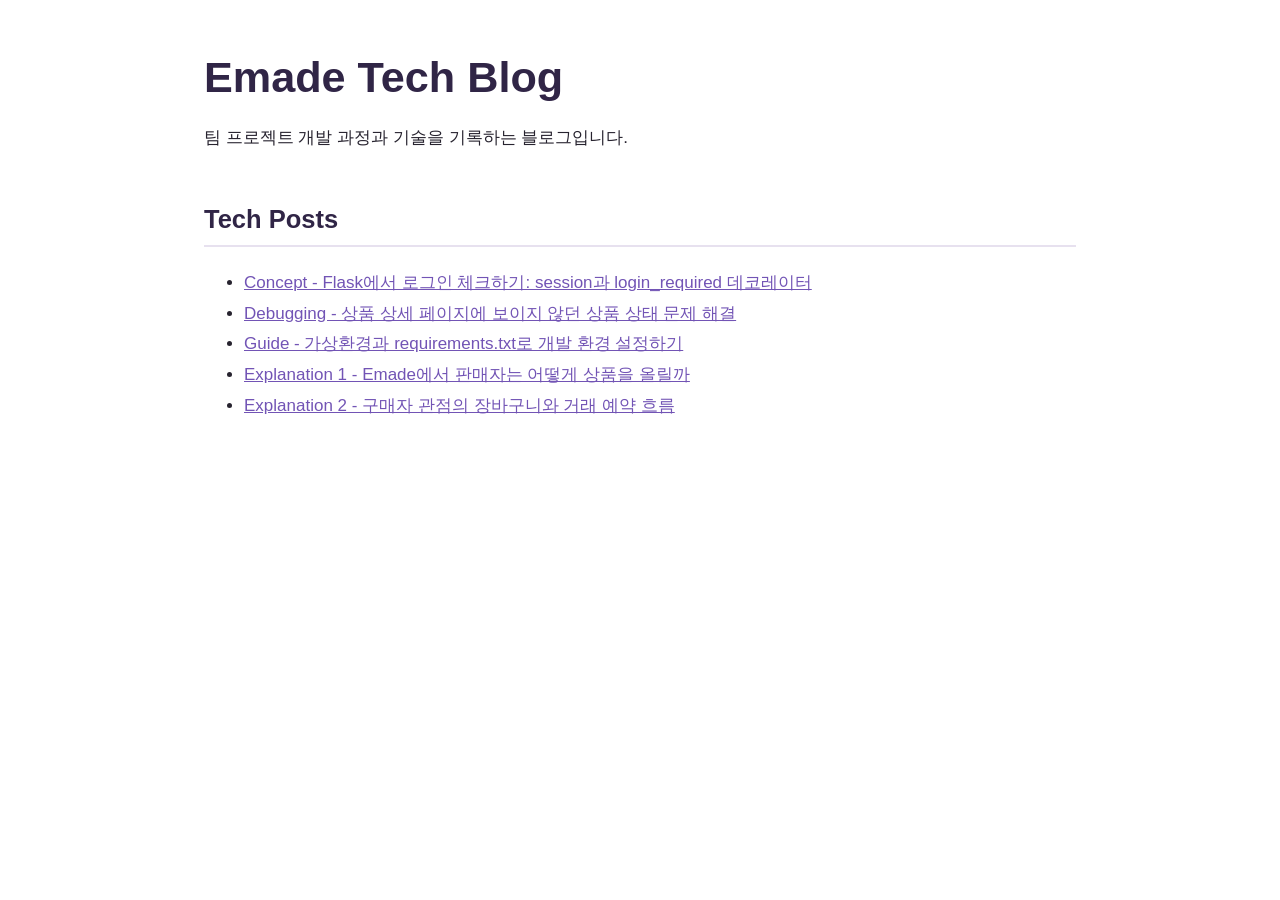
<file: index.html>
<!doctype html>
<html lang="ko">
  <head>
    <meta charset="UTF-8" />
    <meta name="viewport" content="width=device-width, initial-scale=1.0" />
    <title>Emade Tech Blog</title>
    <link rel="stylesheet" href="style.css" />
  </head>
  <body>
    <h1>Emade Tech Blog</h1>
    <p>팀 프로젝트 개발 과정과 기술을 기록하는 블로그입니다.</p>

    <h2>Tech Posts</h2>
    <ul>
      <li>
        <a href="posts/concept.html"
          >Concept - Flask에서 로그인 체크하기: session과 login_required
          데코레이터</a
        >
      </li>
      <li>
        <a href="posts/debugging.html"
          >Debugging - 상품 상세 페이지에 보이지 않던 상품 상태 문제 해결</a
        >
      </li>
      <li>
        <a href="posts/guide.html"
          >Guide - 가상환경과 requirements.txt로 개발 환경 설정하기</a
        >
      </li>
      <li>
        <a href="posts/explanation1.html"
          >Explanation 1 - Emade에서 판매자는 어떻게 상품을 올릴까</a
        >
      </li>
      <li>
        <a href="posts/explanation2.html"
          >Explanation 2 - 구매자 관점의 장바구니와 거래 예약 흐름</a
        >
      </li>
    </ul>
  </body>
</html>
</file>
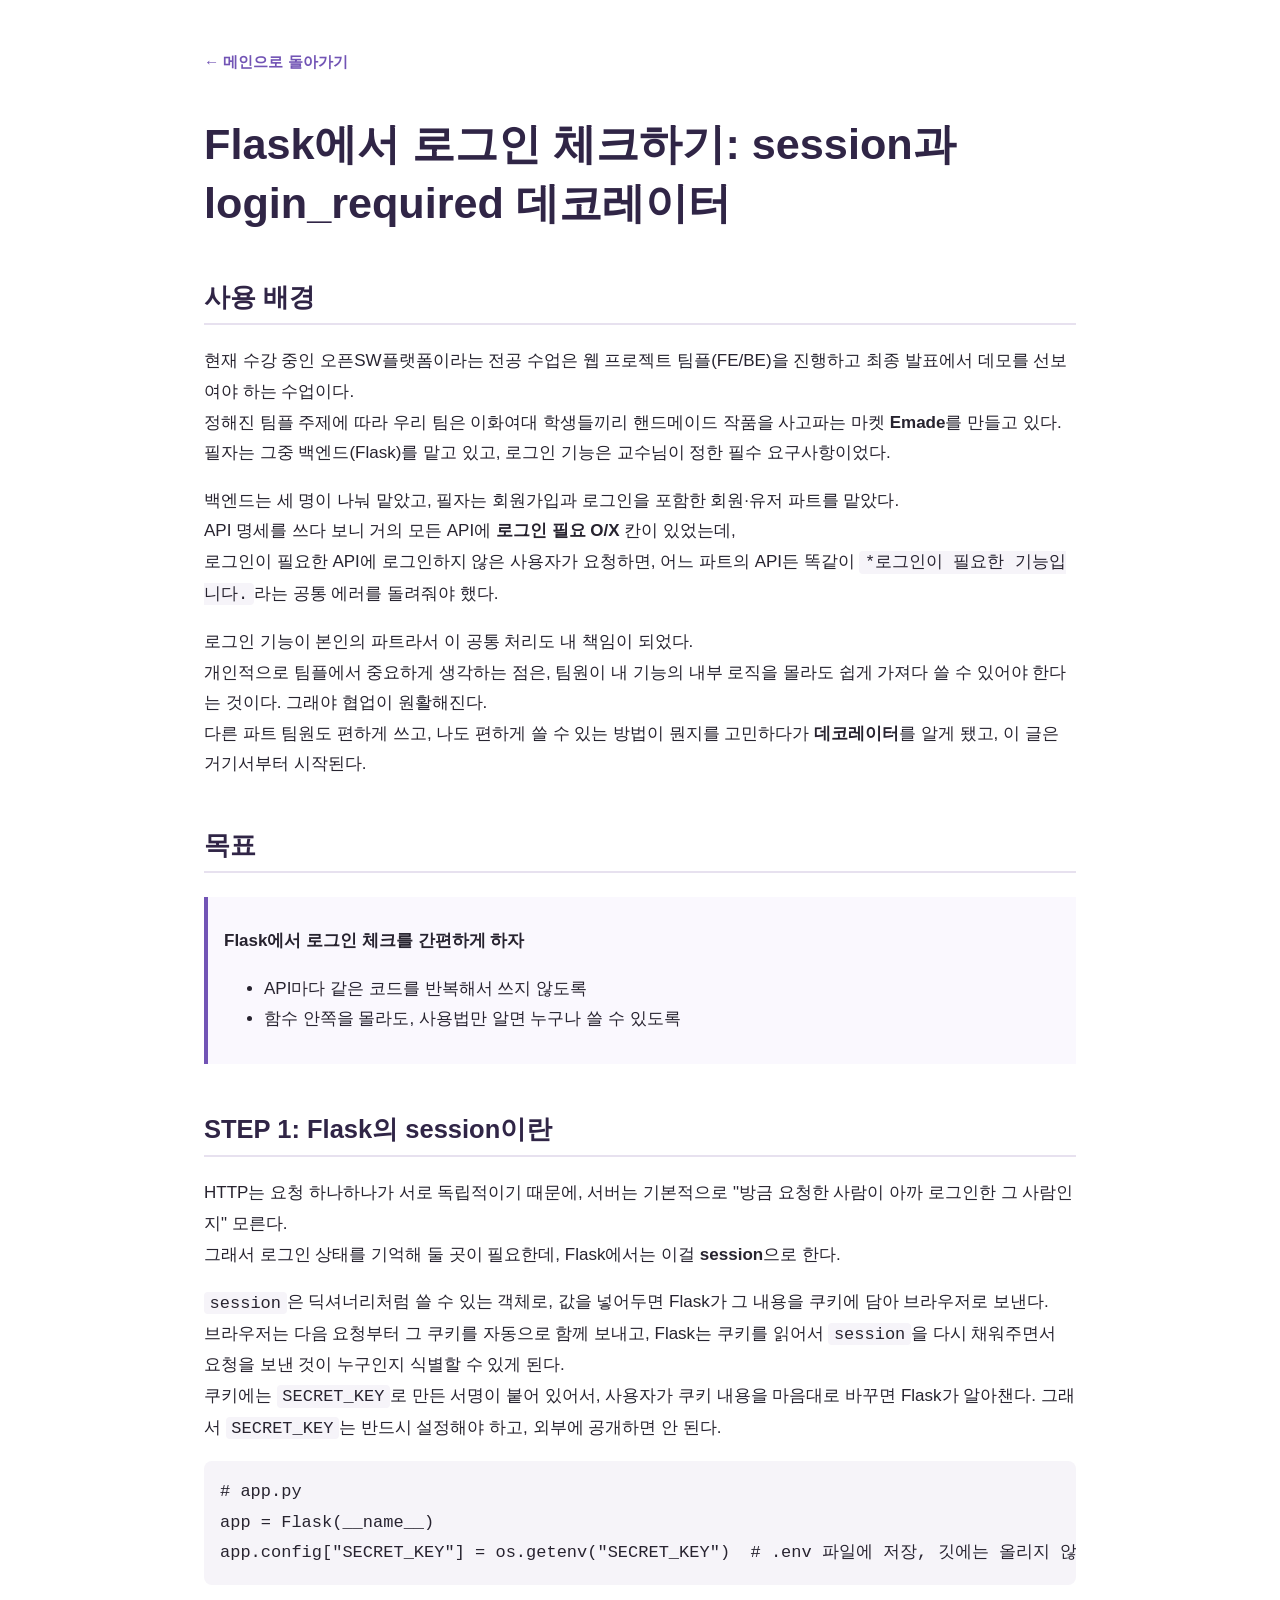
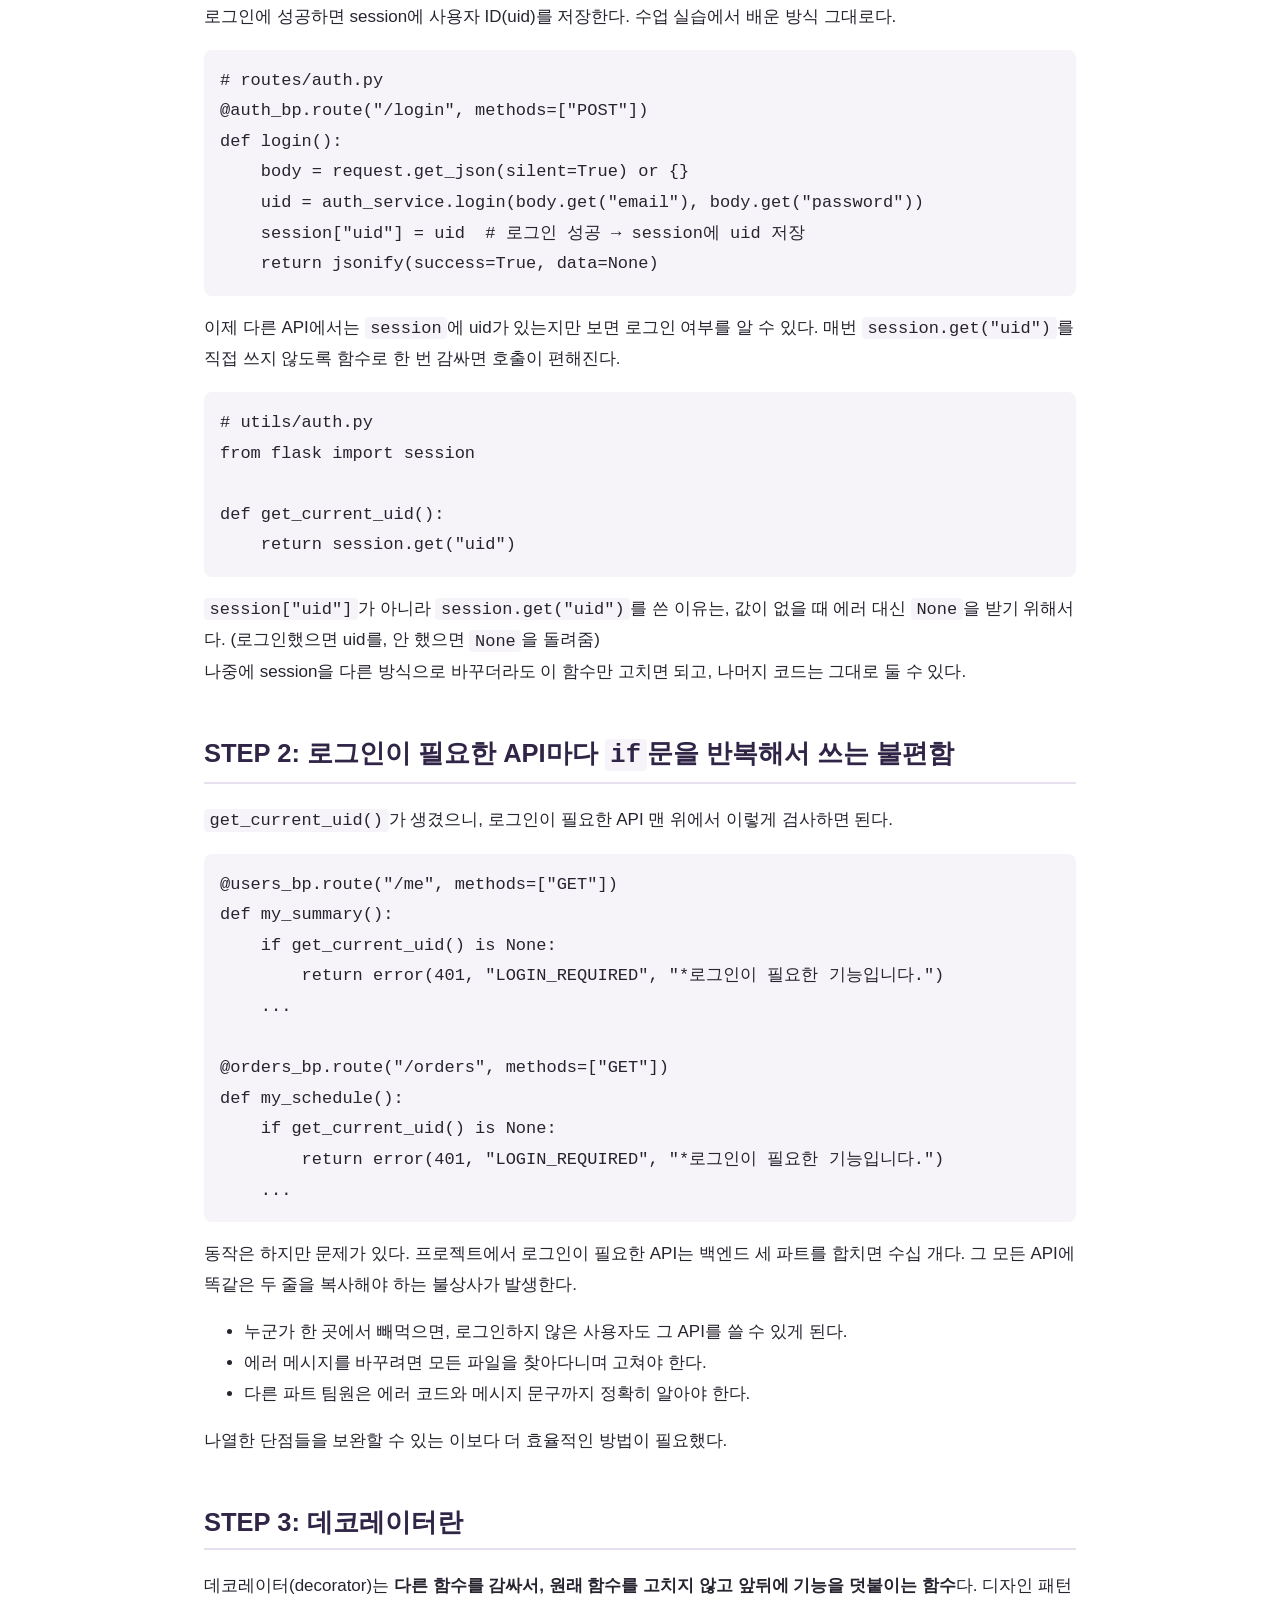
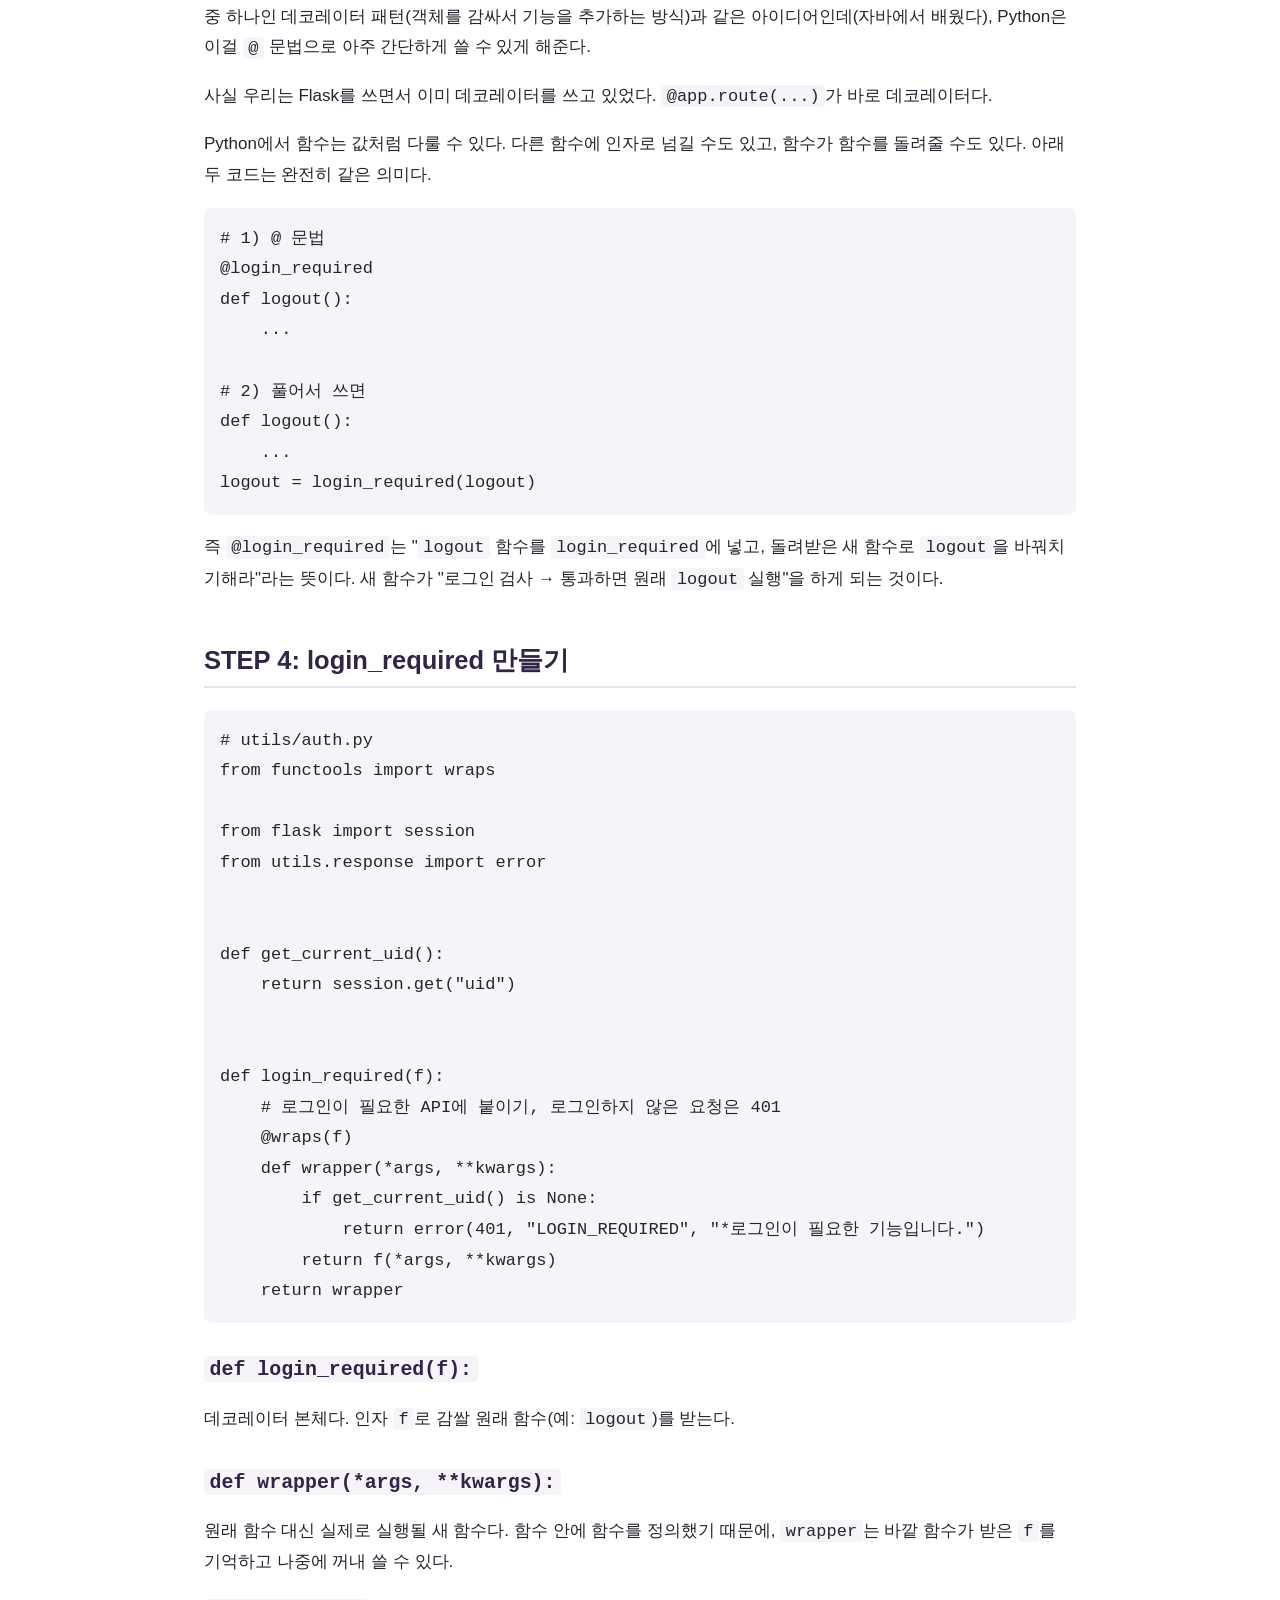
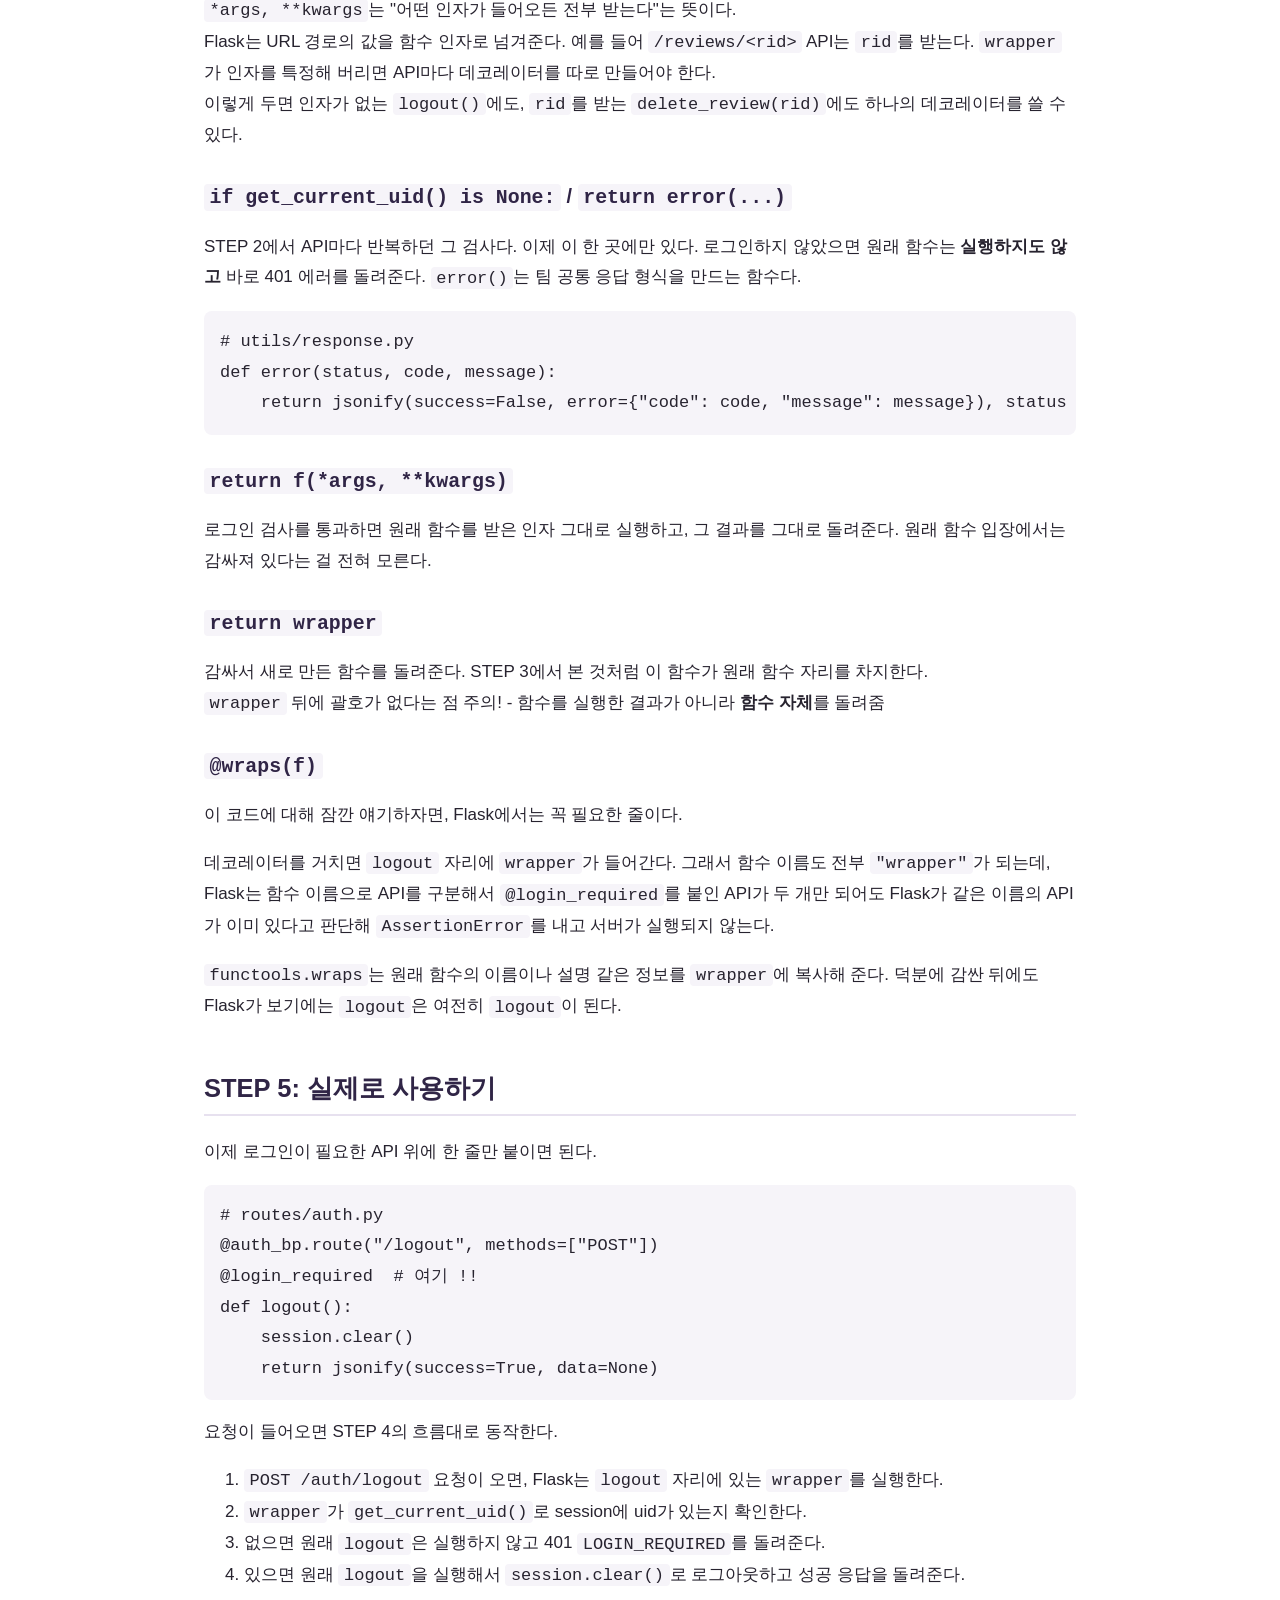
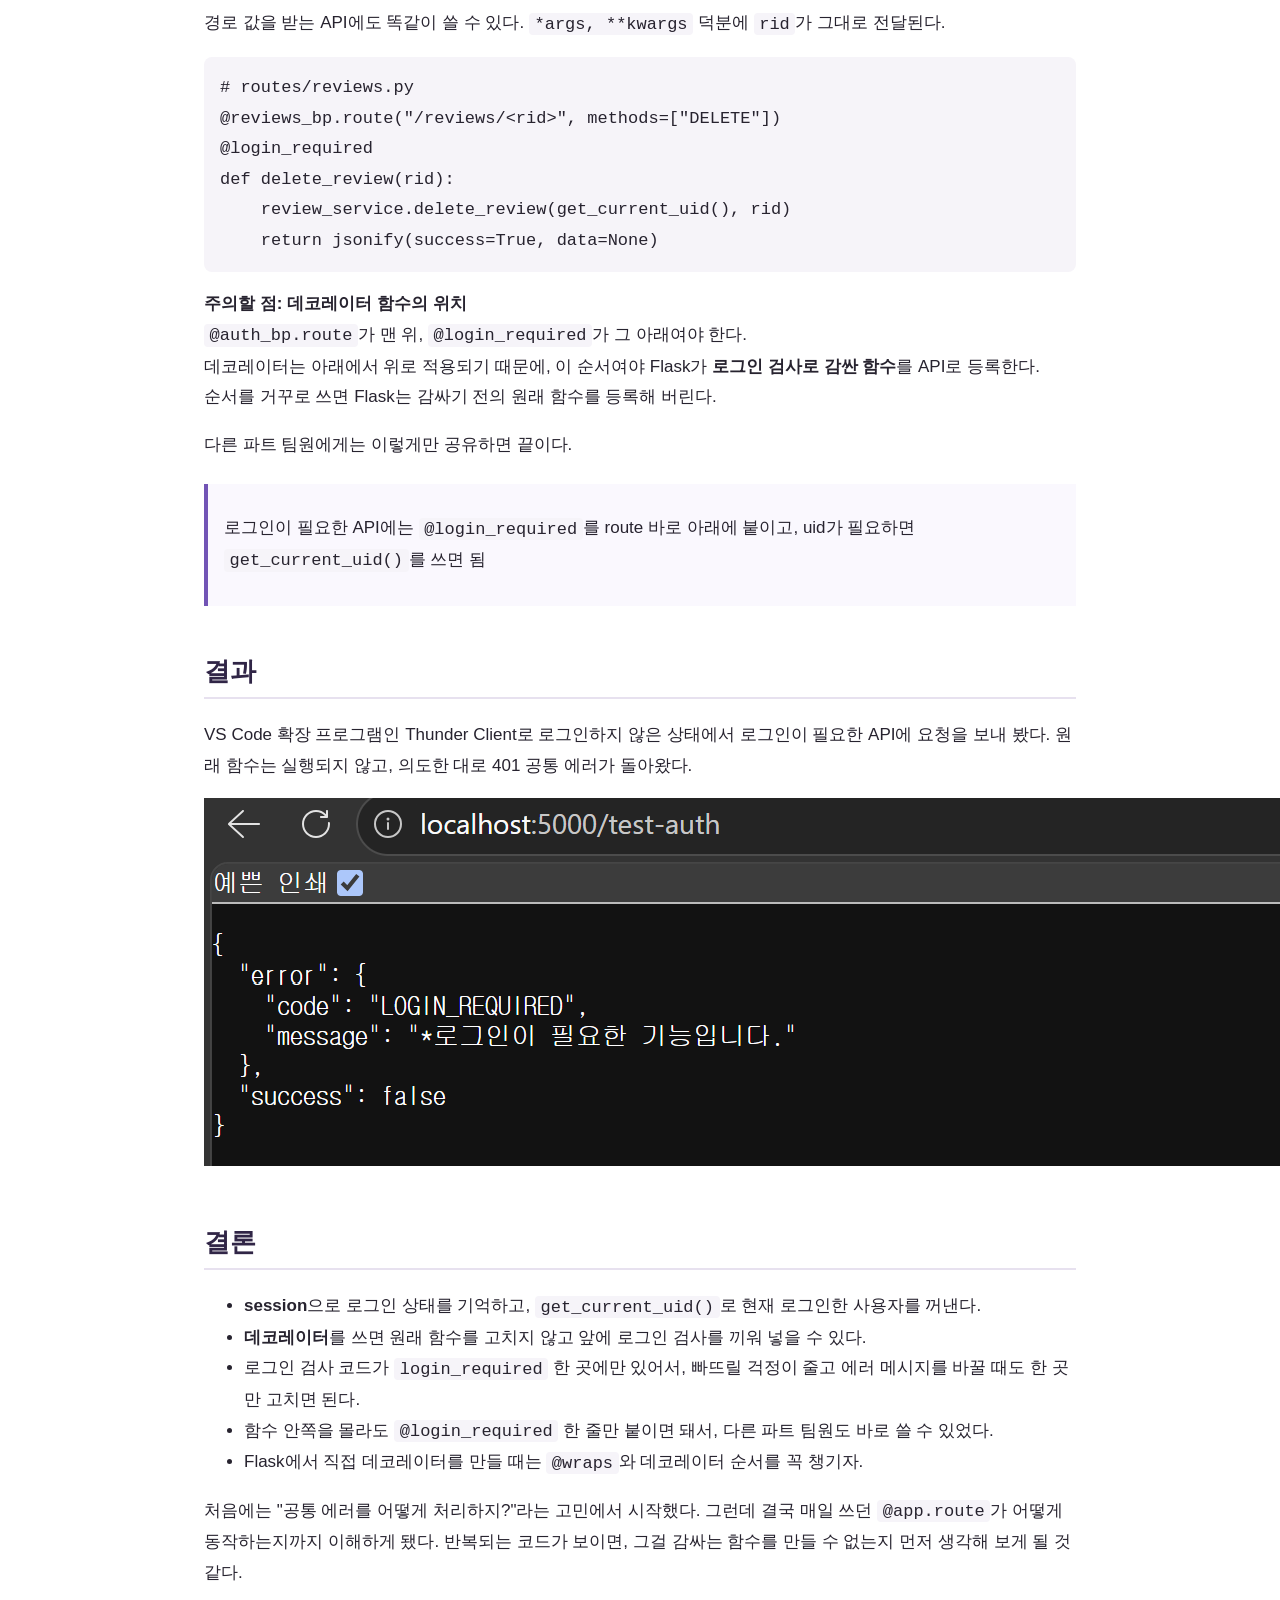
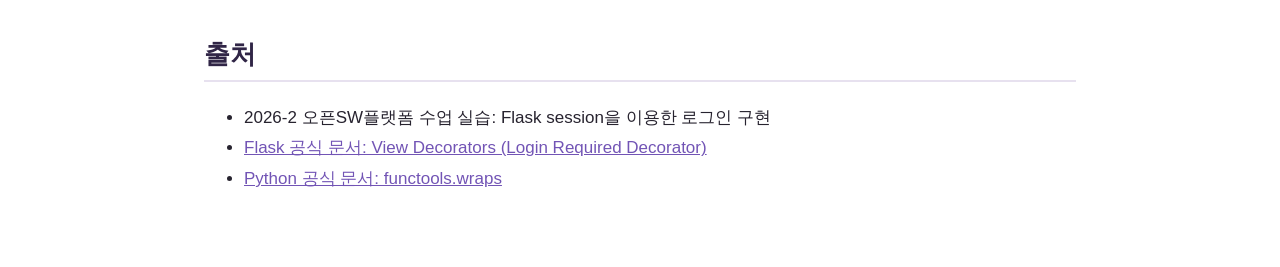
<file: posts/concept.html>
<!DOCTYPE html>
<html lang="ko">
<head>
  <meta charset="UTF-8">
  <meta name="viewport" content="width=device-width, initial-scale=1.0">
  <title>Flask에서 로그인 체크하기: session과 login_required 데코레이터</title>
  <link rel="stylesheet" href="../style.css">
</head>
<body>
<nav class="site-nav"><a href="../index.html">← 메인으로 돌아가기</a></nav>

<h1>Flask에서 로그인 체크하기: session과 login_required 데코레이터</h1>

<h2>사용 배경</h2>
<p>
  현재 수강 중인 오픈SW플랫폼이라는 전공 수업은 웹 프로젝트 팀플(FE/BE)을 진행하고 최종 발표에서 데모를 선보여야 하는 수업이다. <br>
  정해진 팀플 주제에 따라 우리 팀은 이화여대 학생들끼리 핸드메이드 작품을 사고파는 마켓 <b>Emade</b>를 만들고 있다. <br>
  필자는 그중 백엔드(Flask)를 맡고 있고, 로그인 기능은 교수님이 정한 필수 요구사항이었다.
</p>
<p>
  백엔드는 세 명이 나눠 맡았고, 필자는 회원가입과 로그인을 포함한 회원·유저 파트를 맡았다. <br>
  API 명세를 쓰다 보니 거의 모든 API에 <b>로그인 필요 O/X</b> 칸이 있었는데, <br>
  로그인이 필요한 API에 로그인하지 않은 사용자가 요청하면, 어느 파트의 API든 똑같이
  <code>*로그인이 필요한 기능입니다.</code>라는 공통 에러를 돌려줘야 했다.
</p>
<p>
  로그인 기능이 본인의 파트라서 이 공통 처리도 내 책임이 되었다. <br>
  개인적으로 팀플에서 중요하게 생각하는 점은, 팀원이 내 기능의 내부 로직을 몰라도 쉽게 가져다 쓸 수 있어야 한다는 것이다. 그래야 협업이 원활해진다. <br>
  다른 파트 팀원도 편하게 쓰고, 나도 편하게 쓸 수 있는 방법이 뭔지를 고민하다가
  <b>데코레이터</b>를 알게 됐고, 이 글은 거기서부터 시작된다.
</p>

<h2>목표</h2>
<blockquote>
  <p><b>Flask에서 로그인 체크를 간편하게 하자</b></p>
  <ul>
    <li>API마다 같은 코드를 반복해서 쓰지 않도록</li>
    <li>함수 안쪽을 몰라도, 사용법만 알면 누구나 쓸 수 있도록</li>
  </ul>
</blockquote>

<h2>STEP 1: Flask의 session이란</h2>
<p>
  HTTP는 요청 하나하나가 서로 독립적이기 때문에, 서버는 기본적으로 "방금 요청한 사람이 아까 로그인한 그 사람인지" 모른다. <br>
  그래서 로그인 상태를 기억해 둘 곳이 필요한데, Flask에서는 이걸 <b>session</b>으로 한다.
</p>
<p>
  <code>session</code>은 딕셔너리처럼 쓸 수 있는 객체로, 값을 넣어두면 Flask가 그 내용을 쿠키에 담아 브라우저로 보낸다. <br>
  브라우저는 다음 요청부터 그 쿠키를 자동으로 함께 보내고, Flask는 쿠키를 읽어서 <code>session</code>을 다시 채워주면서 요청을 보낸 것이 누구인지 식별할 수 있게 된다. <br>
  쿠키에는 <code>SECRET_KEY</code>로 만든 서명이 붙어 있어서, 사용자가 쿠키 내용을 마음대로 바꾸면 Flask가 알아챈다.
  그래서 <code>SECRET_KEY</code>는 반드시 설정해야 하고, 외부에 공개하면 안 된다.
</p>

<pre><code># app.py
app = Flask(__name__)
app.config["SECRET_KEY"] = os.getenv("SECRET_KEY")  # .env 파일에 저장, 깃에는 올리지 않음
</code></pre>

<p>
  로그인에 성공하면 session에 사용자 ID(uid)를 저장한다. 수업 실습에서 배운 방식 그대로다.
</p>

<pre><code># routes/auth.py
@auth_bp.route("/login", methods=["POST"])
def login():
    body = request.get_json(silent=True) or {}
    uid = auth_service.login(body.get("email"), body.get("password"))
    session["uid"] = uid  # 로그인 성공 → session에 uid 저장
    return jsonify(success=True, data=None)
</code></pre>

<p>
  이제 다른 API에서는 <code>session</code>에 uid가 있는지만 보면 로그인 여부를 알 수 있다.
  매번 <code>session.get("uid")</code>를 직접 쓰지 않도록 함수로 한 번 감싸면 호출이 편해진다.
</p>

<pre><code># utils/auth.py
from flask import session

def get_current_uid():
    return session.get("uid")
</code></pre>

<p>
  <code>session["uid"]</code>가 아니라 <code>session.get("uid")</code>를 쓴 이유는, 값이 없을 때 에러 대신 <code>None</code>을 받기 위해서다. (로그인했으면 uid를, 안 했으면 <code>None</code>을 돌려줌) <br>
  나중에 session을 다른 방식으로 바꾸더라도 이 함수만 고치면 되고, 나머지 코드는 그대로 둘 수 있다.
</p>

<h2>STEP 2: 로그인이 필요한 API마다 <code>if</code>문을 반복해서 쓰는 불편함</h2>
<p>
  <code>get_current_uid()</code>가 생겼으니, 로그인이 필요한 API 맨 위에서 이렇게 검사하면 된다.
</p>

<pre><code>@users_bp.route("/me", methods=["GET"])
def my_summary():
    if get_current_uid() is None:
        return error(401, "LOGIN_REQUIRED", "*로그인이 필요한 기능입니다.")
    ...

@orders_bp.route("/orders", methods=["GET"])
def my_schedule():
    if get_current_uid() is None:
        return error(401, "LOGIN_REQUIRED", "*로그인이 필요한 기능입니다.")
    ...
</code></pre>

<p>
  동작은 하지만 문제가 있다. 프로젝트에서 로그인이 필요한 API는 백엔드 세 파트를 합치면 수십 개다.
  그 모든 API에 똑같은 두 줄을 복사해야 하는 불상사가 발생한다.
</p>
<ul>
  <li>누군가 한 곳에서 빼먹으면, 로그인하지 않은 사용자도 그 API를 쓸 수 있게 된다.</li>
  <li>에러 메시지를 바꾸려면 모든 파일을 찾아다니며 고쳐야 한다.</li>
  <li>다른 파트 팀원은 에러 코드와 메시지 문구까지 정확히 알아야 한다.</li>
</ul>
<p>
  나열한 단점들을 보완할 수 있는 이보다 더 효율적인 방법이 필요했다.
</p>

<h2>STEP 3: 데코레이터란</h2>
<p>
  데코레이터(decorator)는 <b>다른 함수를 감싸서, 원래 함수를 고치지 않고 앞뒤에 기능을 덧붙이는 함수</b>다.
  디자인 패턴 중 하나인 데코레이터 패턴(객체를 감싸서 기능을 추가하는 방식)과 같은 아이디어인데(자바에서 배웠다),
  Python은 이걸 <code>@</code> 문법으로 아주 간단하게 쓸 수 있게 해준다.
</p>
<p>
  사실 우리는 Flask를 쓰면서 이미 데코레이터를 쓰고 있었다. <code>@app.route(...)</code>가 바로 데코레이터다.
</p>
<p>
  Python에서 함수는 값처럼 다룰 수 있다. 다른 함수에 인자로 넘길 수도 있고, 함수가 함수를 돌려줄 수도 있다.
  아래 두 코드는 완전히 같은 의미다.
</p>

<pre><code># 1) @ 문법
@login_required
def logout():
    ...

# 2) 풀어서 쓰면
def logout():
    ...
logout = login_required(logout)
</code></pre>

<p>
  즉 <code>@login_required</code>는 "<code>logout</code> 함수를 <code>login_required</code>에 넣고,
  돌려받은 새 함수로 <code>logout</code>을 바꿔치기해라"라는 뜻이다.
  새 함수가 "로그인 검사 → 통과하면 원래 <code>logout</code> 실행"을 하게 되는 것이다.
</p>

<h2>STEP 4: login_required 만들기</h2>

<pre><code># utils/auth.py
from functools import wraps

from flask import session
from utils.response import error


def get_current_uid():
    return session.get("uid")


def login_required(f):
    # 로그인이 필요한 API에 붙이기, 로그인하지 않은 요청은 401
    @wraps(f)
    def wrapper(*args, **kwargs):
        if get_current_uid() is None:
            return error(401, "LOGIN_REQUIRED", "*로그인이 필요한 기능입니다.")
        return f(*args, **kwargs)
    return wrapper
</code></pre>

<h3><code>def login_required(f):</code></h3>
<p>
  데코레이터 본체다. 인자 <code>f</code>로 감쌀 원래 함수(예: <code>logout</code>)를 받는다.
</p>

<h3><code>def wrapper(*args, **kwargs):</code></h3>
<p>
  원래 함수 대신 실제로 실행될 새 함수다. 함수 안에 함수를 정의했기 때문에,
  <code>wrapper</code>는 바깥 함수가 받은 <code>f</code>를 기억하고 나중에 꺼내 쓸 수 있다.
</p>
<p>
  <code>*args, **kwargs</code>는 "어떤 인자가 들어오든 전부 받는다"는 뜻이다. <br>
  Flask는 URL 경로의 값을 함수 인자로 넘겨준다. 예를 들어 <code>/reviews/&lt;rid&gt;</code> API는 <code>rid</code>를 받는다.
  <code>wrapper</code>가 인자를 특정해 버리면 API마다 데코레이터를 따로 만들어야 한다. <br>
  이렇게 두면 인자가 없는 <code>logout()</code>에도, <code>rid</code>를 받는 <code>delete_review(rid)</code>에도 하나의 데코레이터를 쓸 수 있다.
</p>

<h3><code>if get_current_uid() is None:</code> / <code>return error(...)</code></h3>
<p>
  STEP 2에서 API마다 반복하던 그 검사다. 이제 이 한 곳에만 있다.
  로그인하지 않았으면 원래 함수는 <b>실행하지도 않고</b> 바로 401 에러를 돌려준다.
  <code>error()</code>는 팀 공통 응답 형식을 만드는 함수다.
</p>

<pre><code># utils/response.py
def error(status, code, message):
    return jsonify(success=False, error={"code": code, "message": message}), status
</code></pre>

<h3><code>return f(*args, **kwargs)</code></h3>
<p>
  로그인 검사를 통과하면 원래 함수를 받은 인자 그대로 실행하고, 그 결과를 그대로 돌려준다.
  원래 함수 입장에서는 감싸져 있다는 걸 전혀 모른다.
</p>

<h3><code>return wrapper</code></h3>
<p>
  감싸서 새로 만든 함수를 돌려준다. STEP 3에서 본 것처럼 이 함수가 원래 함수 자리를 차지한다. <br>
  <code>wrapper</code> 뒤에 괄호가 없다는 점 주의! - 함수를 실행한 결과가 아니라 <b>함수 자체</b>를 돌려줌
</p>

<h3><code>@wraps(f)</code></h3>
<p>
  이 코드에 대해 잠깐 얘기하자면, Flask에서는 꼭 필요한 줄이다.
</p>
<p>
  데코레이터를 거치면 <code>logout</code> 자리에 <code>wrapper</code>가 들어간다.
  그래서 함수 이름도 전부 <code>"wrapper"</code>가 되는데, Flask는 함수 이름으로 API를 구분해서
  <code>@login_required</code>를 붙인 API가 두 개만 되어도 Flask가 같은 이름의 API가 이미 있다고 판단해 <code>AssertionError</code>를 내고 서버가 실행되지 않는다.
</p>
<p>
  <code>functools.wraps</code>는 원래 함수의 이름이나 설명 같은 정보를 <code>wrapper</code>에 복사해 준다.
  덕분에 감싼 뒤에도 Flask가 보기에는 <code>logout</code>은 여전히 <code>logout</code>이 된다.
</p>

<h2>STEP 5: 실제로 사용하기</h2>
<p>
  이제 로그인이 필요한 API 위에 한 줄만 붙이면 된다.
</p>

<pre><code># routes/auth.py
@auth_bp.route("/logout", methods=["POST"])
@login_required  # 여기 !!
def logout():
    session.clear()
    return jsonify(success=True, data=None)
</code></pre>

<p>요청이 들어오면 STEP 4의 흐름대로 동작한다.</p>
<ol>
  <li><code>POST /auth/logout</code> 요청이 오면, Flask는 <code>logout</code> 자리에 있는 <code>wrapper</code>를 실행한다.</li>
  <li><code>wrapper</code>가 <code>get_current_uid()</code>로 session에 uid가 있는지 확인한다.</li>
  <li>없으면 원래 <code>logout</code>은 실행하지 않고 401 <code>LOGIN_REQUIRED</code>를 돌려준다.</li>
  <li>있으면 원래 <code>logout</code>을 실행해서 <code>session.clear()</code>로 로그아웃하고 성공 응답을 돌려준다.</li>
</ol>

<p>
  경로 값을 받는 API에도 똑같이 쓸 수 있다. <code>*args, **kwargs</code> 덕분에 <code>rid</code>가 그대로 전달된다.
</p>

<pre><code># routes/reviews.py
@reviews_bp.route("/reviews/&lt;rid&gt;", methods=["DELETE"])
@login_required
def delete_review(rid):
    review_service.delete_review(get_current_uid(), rid)
    return jsonify(success=True, data=None)
</code></pre>

<p>
  <b>주의할 점: 데코레이터 함수의 위치</b> <br>
  <code>@auth_bp.route</code>가 맨 위, <code>@login_required</code>가 그 아래여야 한다. <br>
  데코레이터는 아래에서 위로 적용되기 때문에, 이 순서여야 Flask가 <b>로그인 검사로 감싼 함수</b>를 API로 등록한다. <br>
  순서를 거꾸로 쓰면 Flask는 감싸기 전의 원래 함수를 등록해 버린다.
</p>

<p>
  다른 파트 팀원에게는 이렇게만 공유하면 끝이다.
</p>
<blockquote>
  <p>로그인이 필요한 API에는 <code>@login_required</code>를 route 바로 아래에 붙이고, uid가 필요하면 <code>get_current_uid()</code>를 쓰면 됨</p>
</blockquote>

<h2>결과</h2>
<p>
  VS Code 확장 프로그램인 Thunder Client로 로그인하지 않은 상태에서 로그인이 필요한 API에 요청을 보내 봤다.
  원래 함수는 실행되지 않고, 의도한 대로 401 공통 에러가 돌아왔다.
</p>

<p><img src="../images/image6.png" alt="Thunder Client에서 로그인 없이 요청했을 때 401 응답"></p>

<h2>결론</h2>
<ul>
  <li><b>session</b>으로 로그인 상태를 기억하고, <code>get_current_uid()</code>로 현재 로그인한 사용자를 꺼낸다.</li>
  <li><b>데코레이터</b>를 쓰면 원래 함수를 고치지 않고 앞에 로그인 검사를 끼워 넣을 수 있다.</li>
  <li>로그인 검사 코드가 <code>login_required</code> 한 곳에만 있어서, 빠뜨릴 걱정이 줄고 에러 메시지를 바꿀 때도 한 곳만 고치면 된다.</li>
  <li>함수 안쪽을 몰라도 <code>@login_required</code> 한 줄만 붙이면 돼서, 다른 파트 팀원도 바로 쓸 수 있었다.</li>
  <li>Flask에서 직접 데코레이터를 만들 때는 <code>@wraps</code>와 데코레이터 순서를 꼭 챙기자.</li>
</ul>
<p>
  처음에는 "공통 에러를 어떻게 처리하지?"라는 고민에서 시작했다.
  그런데 결국 매일 쓰던 <code>@app.route</code>가 어떻게 동작하는지까지 이해하게 됐다.
  반복되는 코드가 보이면, 그걸 감싸는 함수를 만들 수 없는지 먼저 생각해 보게 될 것 같다.
</p>

<h2>출처</h2>
<ul>
  <li>2026-2 오픈SW플랫폼 수업 실습: Flask session을 이용한 로그인 구현</li>
  <li><a href="https://flask.palletsprojects.com/en/stable/patterns/viewdecorators/">Flask 공식 문서: View Decorators (Login Required Decorator)</a></li>
  <li><a href="https://docs.python.org/3/library/functools.html#functools.wraps">Python 공식 문서: functools.wraps</a></li>
</ul>

</body>
</html>
</file>
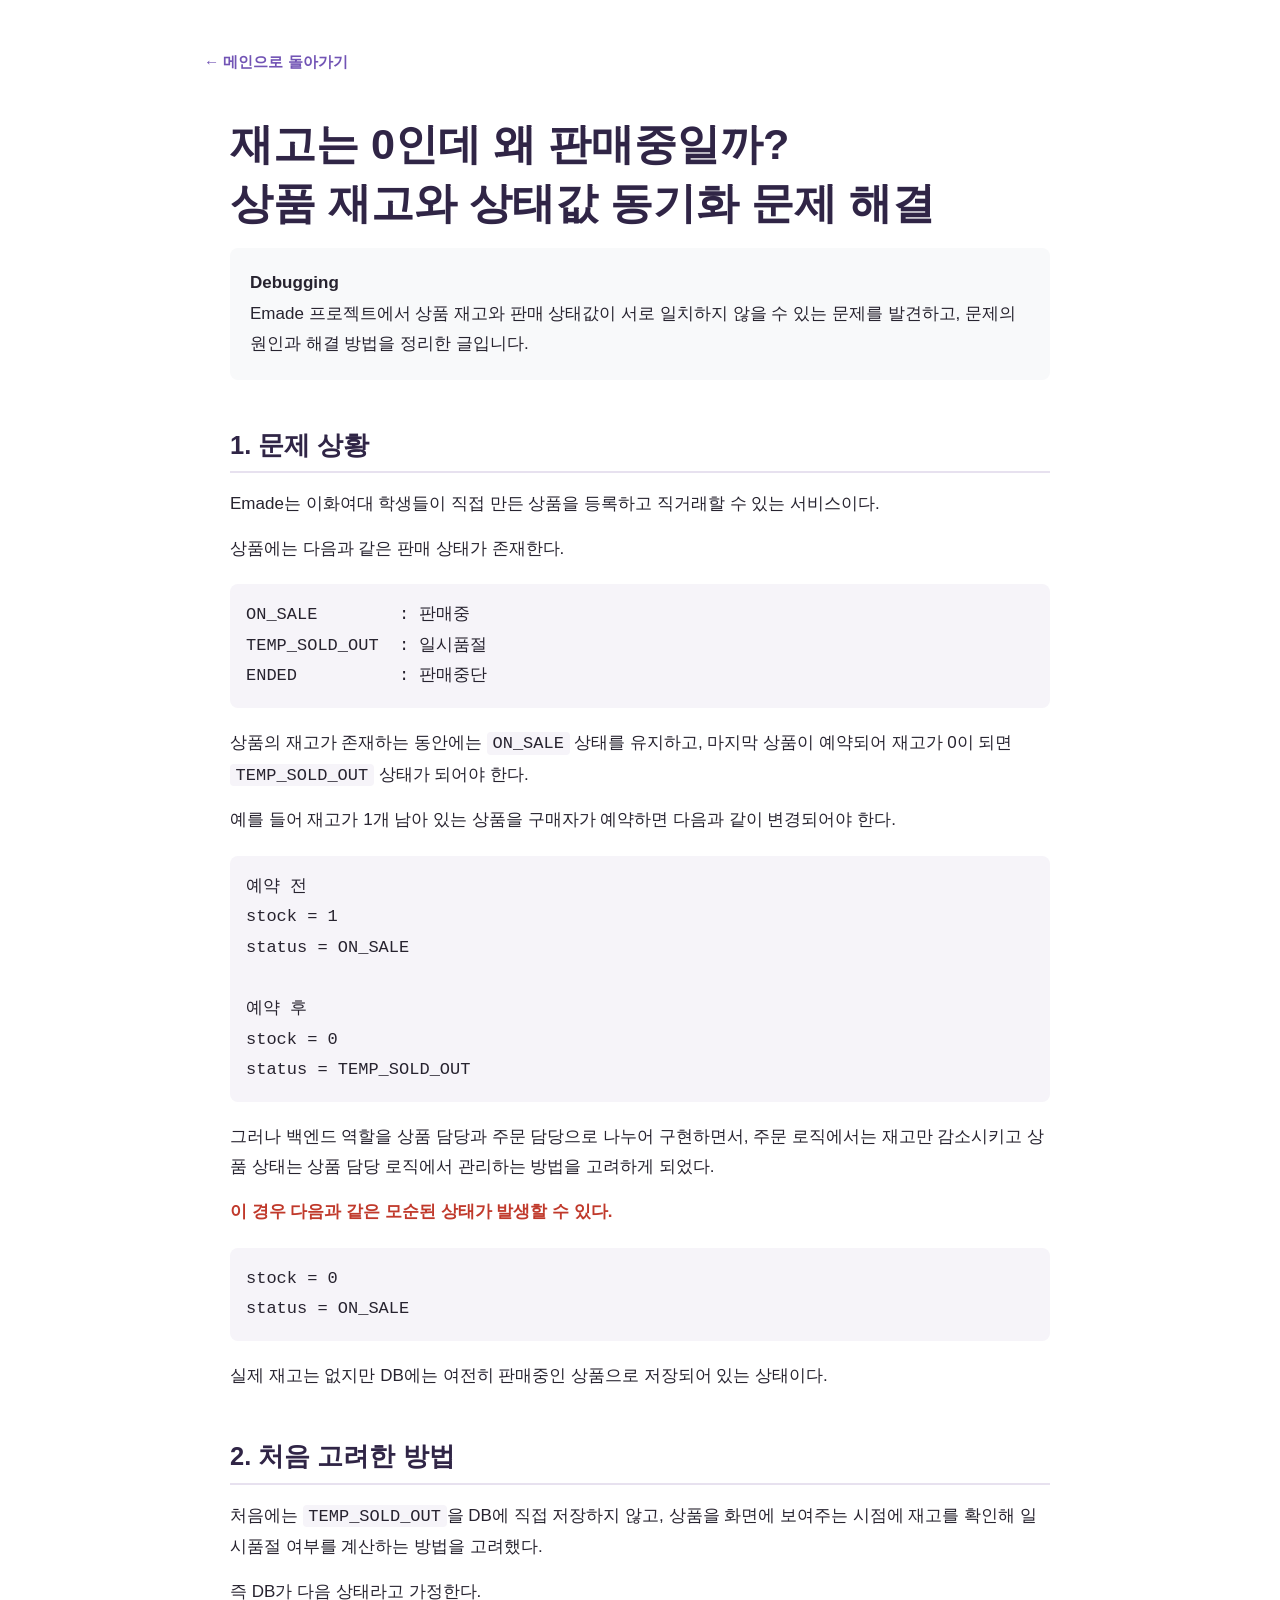
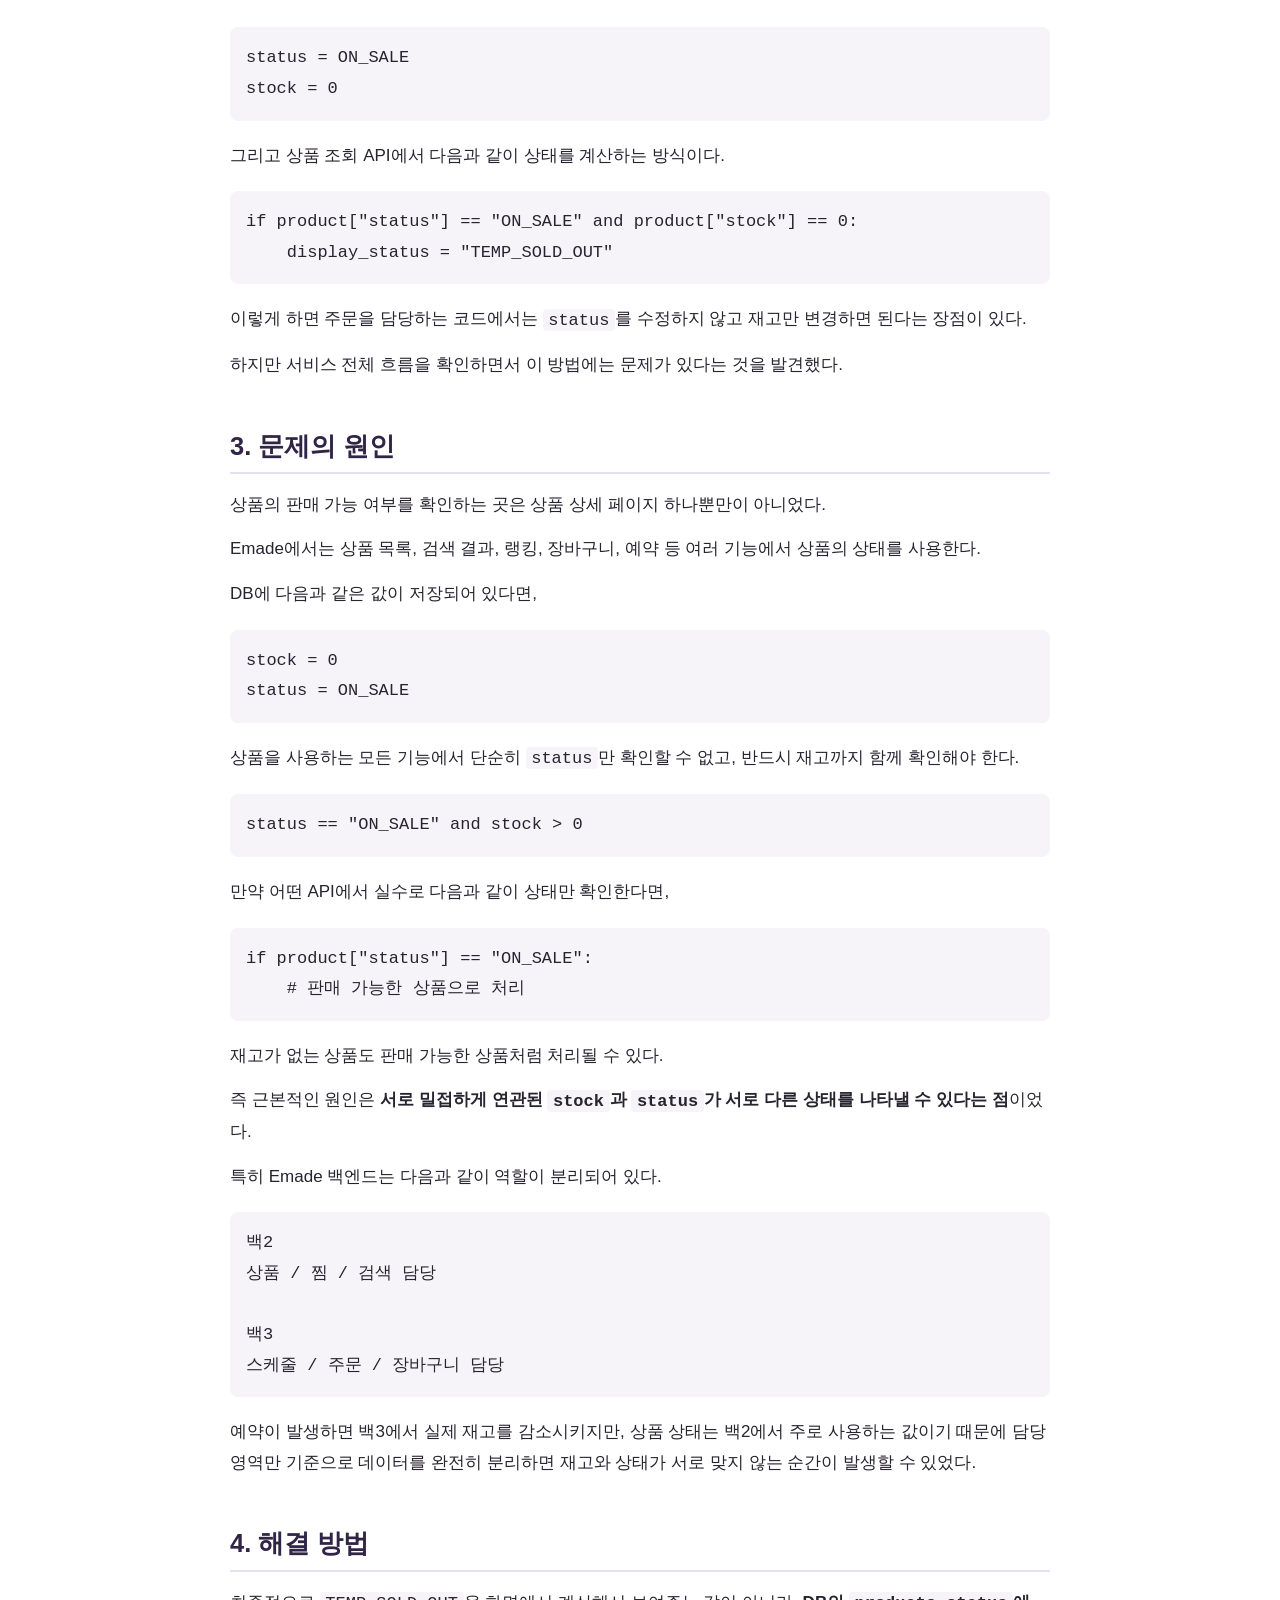
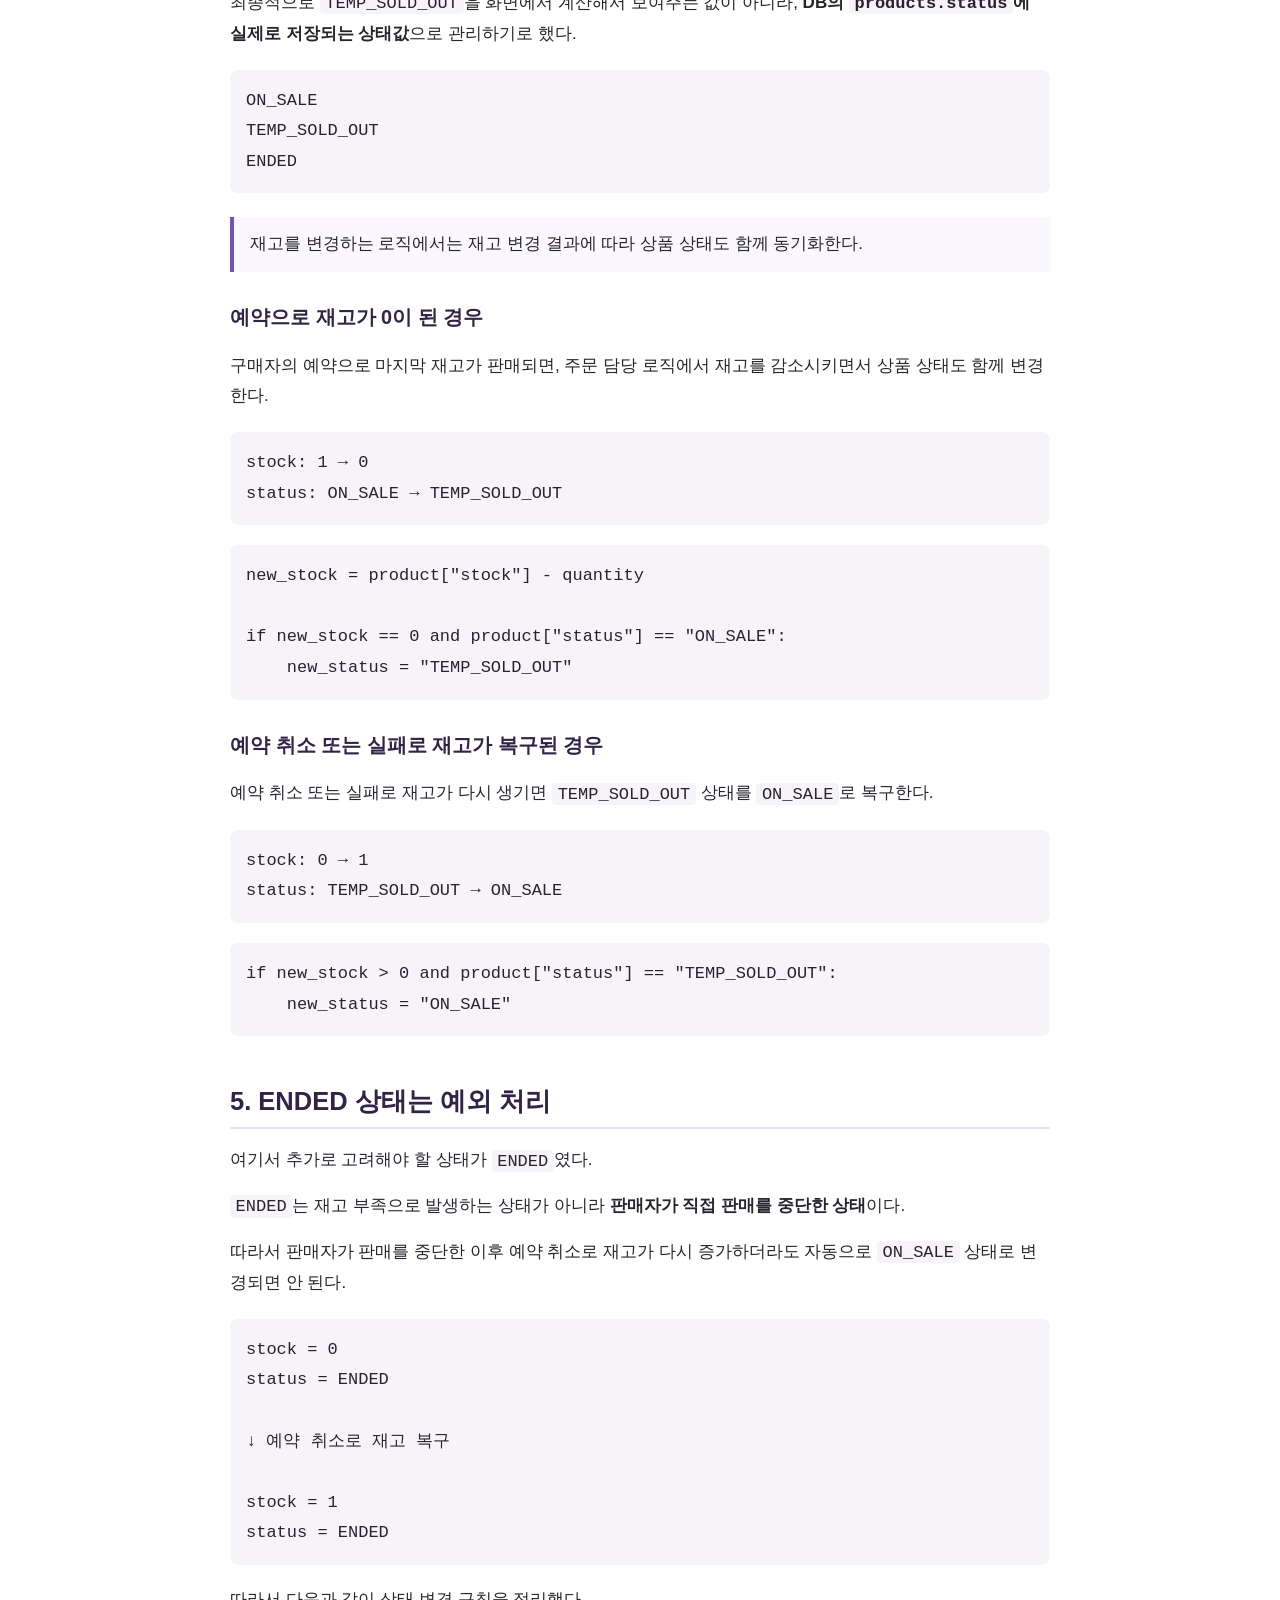
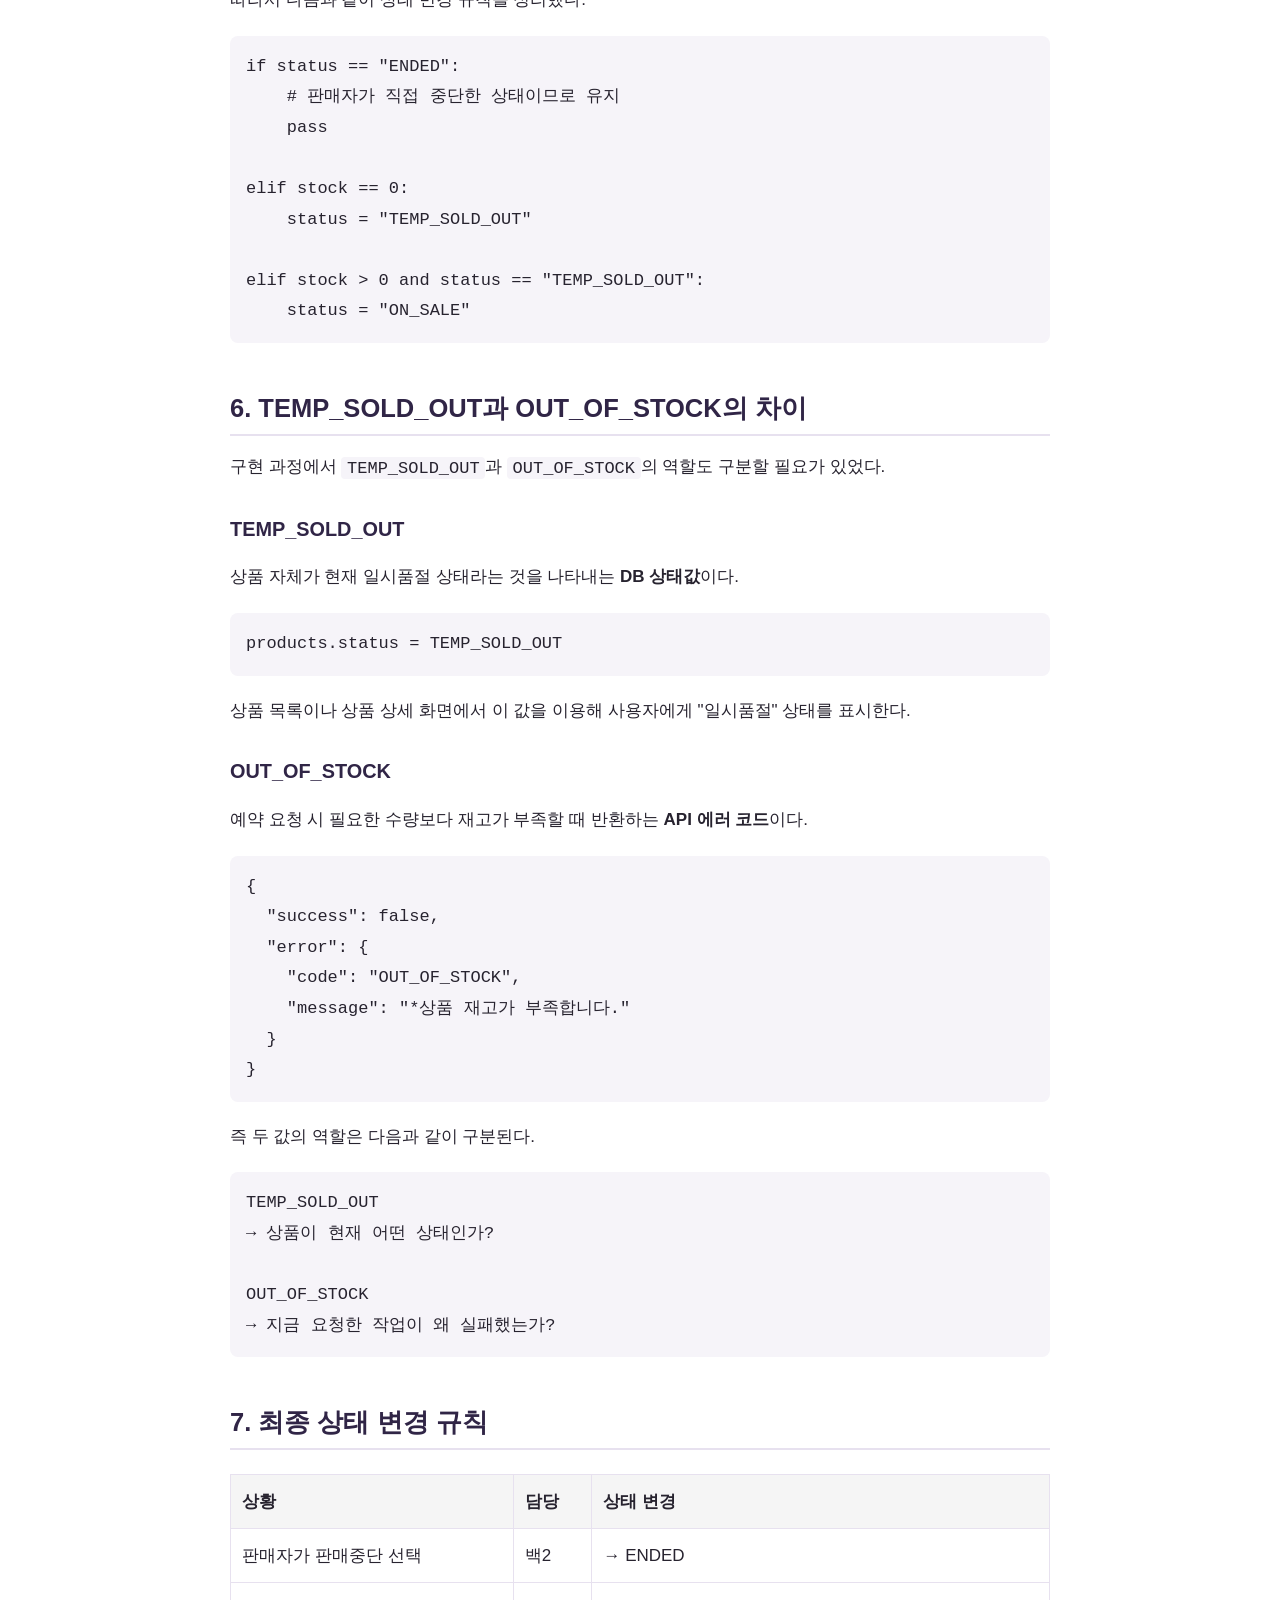
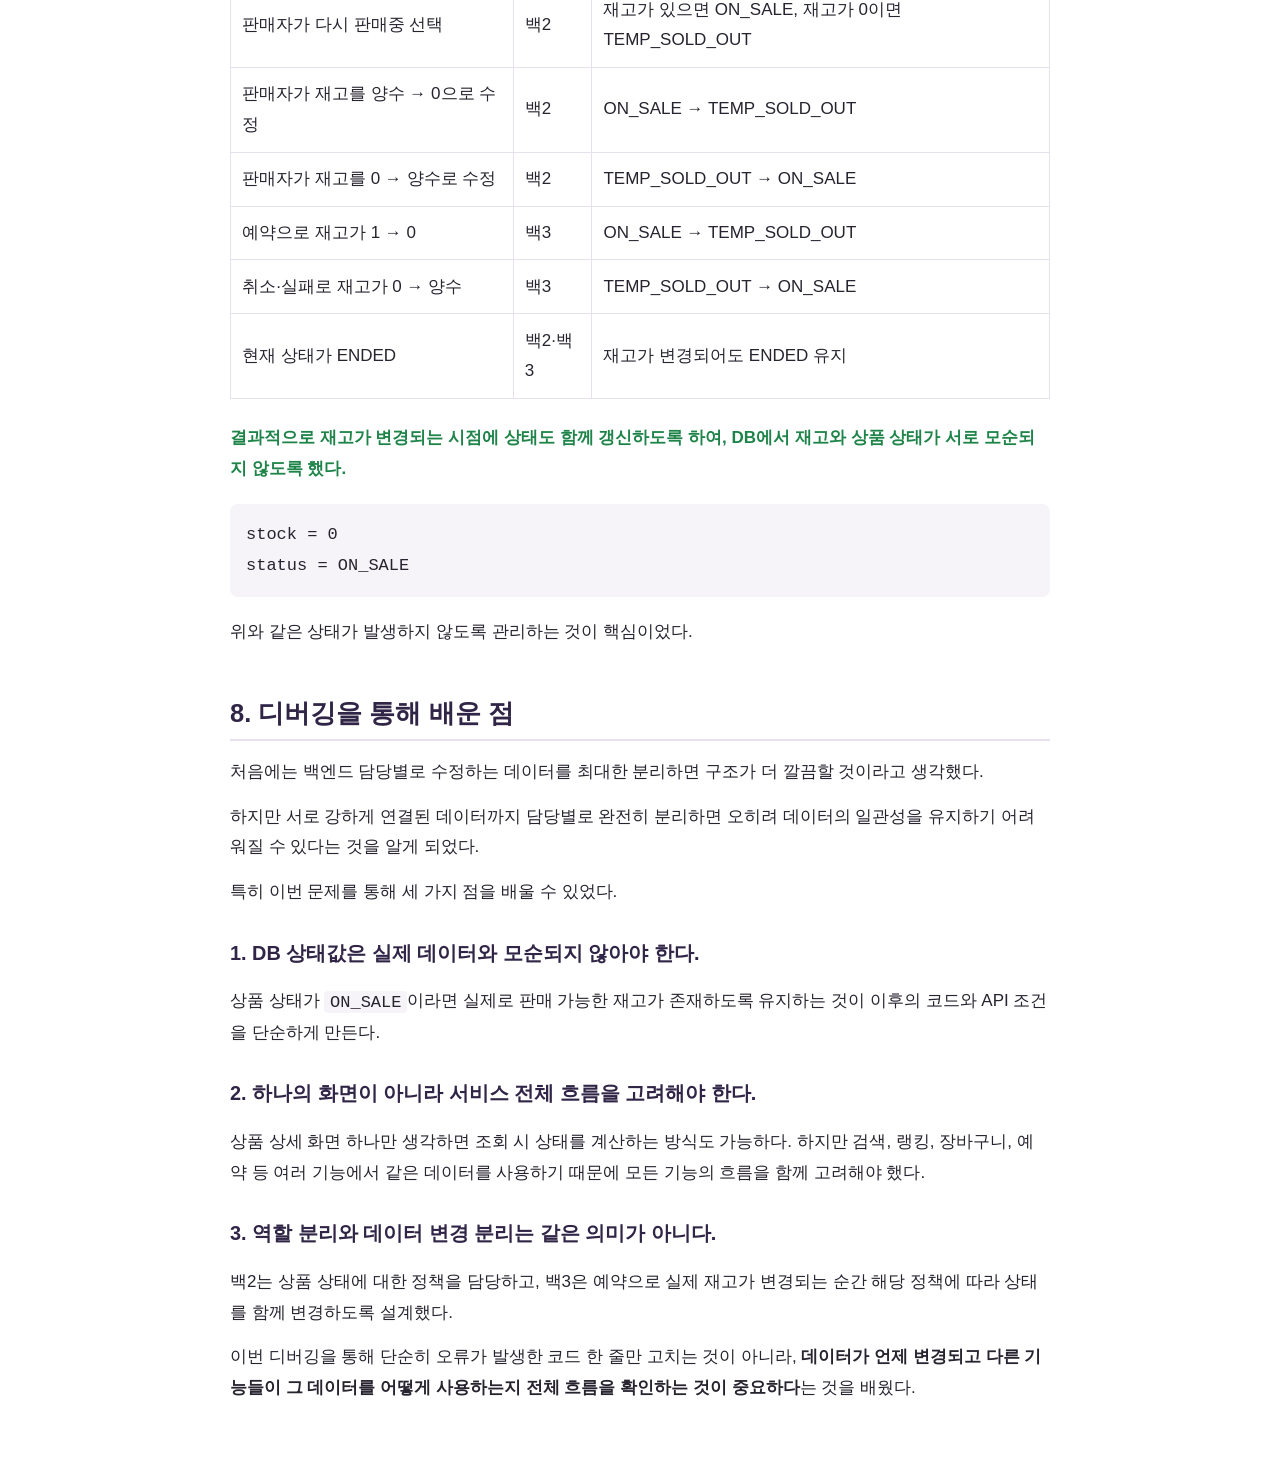
<file: posts/debugging.html>
<!doctype html>
<html lang="ko">
  <head>
    <meta charset="UTF-8" />
    <meta name="viewport" content="width=device-width, initial-scale=1.0" />
    <title>
      재고는 0인데 왜 판매중일까? 상품 재고와 상태값 동기화 문제 해결
    </title>

    <style>
      body {
        font-family: -apple-system, BlinkMacSystemFont, "Segoe UI", sans-serif;
        line-height: 1.7;
        color: #222;
        max-width: 900px;
        margin: 0 auto;
        padding: 40px 20px;
        background-color: #ffffff;
      }

      h1 {
        font-size: 2.2rem;
        margin-bottom: 16px;
        line-height: 1.4;
      }

      h2 {
        margin-top: 48px;
        margin-bottom: 16px;
        padding-bottom: 8px;
        border-bottom: 2px solid #eee;
      }

      h3 {
        margin-top: 32px;
      }

      p {
        margin: 14px 0;
      }

      code {
        background-color: #f3f4f6;
        padding: 2px 6px;
        border-radius: 5px;
        font-family: Consolas, monospace;
      }

      pre {
        background-color: #f6f8fa;
        padding: 18px;
        border-radius: 8px;
        overflow-x: auto;
        margin: 20px 0;
      }

      pre code {
        background: none;
        padding: 0;
      }

      blockquote {
        margin: 24px 0;
        padding: 16px 20px;
        border-left: 4px solid #555;
        background-color: #f8f8f8;
      }

      table {
        width: 100%;
        border-collapse: collapse;
        margin: 24px 0;
      }

      th,
      td {
        border: 1px solid #ddd;
        padding: 12px;
        text-align: left;
      }

      th {
        background-color: #f5f5f5;
      }

      .summary {
        background-color: #f8f9fa;
        padding: 20px;
        border-radius: 8px;
        margin-bottom: 32px;
      }

      .problem {
        color: #c0392b;
        font-weight: bold;
      }

      .solution {
        color: #1e8449;
        font-weight: bold;
      }
    </style>
    <link rel="stylesheet" href="../style.css" />
  </head>

  <body>
    <nav class="site-nav"><a href="../index.html">← 메인으로 돌아가기</a></nav>
    <article>
      <h1>
        재고는 0인데 왜 판매중일까?<br />상품 재고와 상태값 동기화 문제 해결
      </h1>

      <div class="summary">
        <strong>Debugging</strong><br />
        Emade 프로젝트에서 상품 재고와 판매 상태값이 서로 일치하지 않을 수 있는
        문제를 발견하고, 문제의 원인과 해결 방법을 정리한 글입니다.
      </div>

      <h2>1. 문제 상황</h2>

      <p>
        Emade는 이화여대 학생들이 직접 만든 상품을 등록하고 직거래할 수 있는
        서비스이다.
      </p>

      <p>상품에는 다음과 같은 판매 상태가 존재한다.</p>

      <pre><code>ON_SALE        : 판매중
TEMP_SOLD_OUT  : 일시품절
ENDED          : 판매중단</code></pre>

      <p>
        상품의 재고가 존재하는 동안에는 <code>ON_SALE</code> 상태를 유지하고,
        마지막 상품이 예약되어 재고가 0이 되면 <code>TEMP_SOLD_OUT</code> 상태가
        되어야 한다.
      </p>

      <p>
        예를 들어 재고가 1개 남아 있는 상품을 구매자가 예약하면 다음과 같이
        변경되어야 한다.
      </p>

      <pre><code>예약 전
stock = 1
status = ON_SALE

예약 후
stock = 0
status = TEMP_SOLD_OUT</code></pre>

      <p>
        그러나 백엔드 역할을 상품 담당과 주문 담당으로 나누어 구현하면서, 주문
        로직에서는 재고만 감소시키고 상품 상태는 상품 담당 로직에서 관리하는
        방법을 고려하게 되었다.
      </p>

      <p class="problem">이 경우 다음과 같은 모순된 상태가 발생할 수 있다.</p>

      <pre><code>stock = 0
status = ON_SALE</code></pre>

      <p>
        실제 재고는 없지만 DB에는 여전히 판매중인 상품으로 저장되어 있는
        상태이다.
      </p>

      <h2>2. 처음 고려한 방법</h2>

      <p>
        처음에는 <code>TEMP_SOLD_OUT</code>을 DB에 직접 저장하지 않고, 상품을
        화면에 보여주는 시점에 재고를 확인해 일시품절 여부를 계산하는 방법을
        고려했다.
      </p>

      <p>즉 DB가 다음 상태라고 가정한다.</p>

      <pre><code>status = ON_SALE
stock = 0</code></pre>

      <p>그리고 상품 조회 API에서 다음과 같이 상태를 계산하는 방식이다.</p>

      <pre><code>if product["status"] == "ON_SALE" and product["stock"] == 0:
    display_status = "TEMP_SOLD_OUT"</code></pre>

      <p>
        이렇게 하면 주문을 담당하는 코드에서는 <code>status</code>를 수정하지
        않고 재고만 변경하면 된다는 장점이 있다.
      </p>

      <p>
        하지만 서비스 전체 흐름을 확인하면서 이 방법에는 문제가 있다는 것을
        발견했다.
      </p>

      <h2>3. 문제의 원인</h2>

      <p>
        상품의 판매 가능 여부를 확인하는 곳은 상품 상세 페이지 하나뿐만이
        아니었다.
      </p>

      <p>
        Emade에서는 상품 목록, 검색 결과, 랭킹, 장바구니, 예약 등 여러 기능에서
        상품의 상태를 사용한다.
      </p>

      <p>DB에 다음과 같은 값이 저장되어 있다면,</p>

      <pre><code>stock = 0
status = ON_SALE</code></pre>

      <p>
        상품을 사용하는 모든 기능에서 단순히 <code>status</code>만 확인할 수
        없고, 반드시 재고까지 함께 확인해야 한다.
      </p>

      <pre><code>status == "ON_SALE" and stock &gt; 0</code></pre>

      <p>만약 어떤 API에서 실수로 다음과 같이 상태만 확인한다면,</p>

      <pre><code>if product["status"] == "ON_SALE":
    # 판매 가능한 상품으로 처리</code></pre>

      <p>재고가 없는 상품도 판매 가능한 상품처럼 처리될 수 있다.</p>

      <p>
        즉 근본적인 원인은
        <strong
          >서로 밀접하게 연관된 <code>stock</code>과 <code>status</code>가 서로
          다른 상태를 나타낼 수 있다는 점</strong
        >이었다.
      </p>

      <p>특히 Emade 백엔드는 다음과 같이 역할이 분리되어 있다.</p>

      <pre><code>백2
상품 / 찜 / 검색 담당

백3
스케줄 / 주문 / 장바구니 담당</code></pre>

      <p>
        예약이 발생하면 백3에서 실제 재고를 감소시키지만, 상품 상태는 백2에서
        주로 사용하는 값이기 때문에 담당 영역만 기준으로 데이터를 완전히
        분리하면 재고와 상태가 서로 맞지 않는 순간이 발생할 수 있었다.
      </p>

      <h2>4. 해결 방법</h2>

      <p>
        최종적으로 <code>TEMP_SOLD_OUT</code>을 화면에서 계산해서 보여주는 값이
        아니라,
        <strong
          >DB의 <code>products.status</code>에 실제로 저장되는 상태값</strong
        >으로 관리하기로 했다.
      </p>

      <pre><code>ON_SALE
TEMP_SOLD_OUT
ENDED</code></pre>

      <blockquote>
        재고를 변경하는 로직에서는 재고 변경 결과에 따라 상품 상태도 함께
        동기화한다.
      </blockquote>

      <h3>예약으로 재고가 0이 된 경우</h3>

      <p>
        구매자의 예약으로 마지막 재고가 판매되면, 주문 담당 로직에서 재고를
        감소시키면서 상품 상태도 함께 변경한다.
      </p>

      <pre><code>stock: 1 → 0
status: ON_SALE → TEMP_SOLD_OUT</code></pre>

      <pre><code>new_stock = product["stock"] - quantity

if new_stock == 0 and product["status"] == "ON_SALE":
    new_status = "TEMP_SOLD_OUT"</code></pre>

      <h3>예약 취소 또는 실패로 재고가 복구된 경우</h3>

      <p>
        예약 취소 또는 실패로 재고가 다시 생기면
        <code>TEMP_SOLD_OUT</code> 상태를 <code>ON_SALE</code>로 복구한다.
      </p>

      <pre><code>stock: 0 → 1
status: TEMP_SOLD_OUT → ON_SALE</code></pre>

      <pre><code>if new_stock &gt; 0 and product["status"] == "TEMP_SOLD_OUT":
    new_status = "ON_SALE"</code></pre>

      <h2>5. ENDED 상태는 예외 처리</h2>

      <p>여기서 추가로 고려해야 할 상태가 <code>ENDED</code>였다.</p>

      <p>
        <code>ENDED</code>는 재고 부족으로 발생하는 상태가 아니라
        <strong>판매자가 직접 판매를 중단한 상태</strong>이다.
      </p>

      <p>
        따라서 판매자가 판매를 중단한 이후 예약 취소로 재고가 다시 증가하더라도
        자동으로 <code>ON_SALE</code> 상태로 변경되면 안 된다.
      </p>

      <pre><code>stock = 0
status = ENDED

↓ 예약 취소로 재고 복구

stock = 1
status = ENDED</code></pre>

      <p>따라서 다음과 같이 상태 변경 규칙을 정리했다.</p>

      <pre><code>if status == "ENDED":
    # 판매자가 직접 중단한 상태이므로 유지
    pass

elif stock == 0:
    status = "TEMP_SOLD_OUT"

elif stock &gt; 0 and status == "TEMP_SOLD_OUT":
    status = "ON_SALE"</code></pre>

      <h2>6. TEMP_SOLD_OUT과 OUT_OF_STOCK의 차이</h2>

      <p>
        구현 과정에서 <code>TEMP_SOLD_OUT</code>과 <code>OUT_OF_STOCK</code>의
        역할도 구분할 필요가 있었다.
      </p>

      <h3>TEMP_SOLD_OUT</h3>

      <p>
        상품 자체가 현재 일시품절 상태라는 것을 나타내는
        <strong>DB 상태값</strong>이다.
      </p>

      <pre><code>products.status = TEMP_SOLD_OUT</code></pre>

      <p>
        상품 목록이나 상품 상세 화면에서 이 값을 이용해 사용자에게 "일시품절"
        상태를 표시한다.
      </p>

      <h3>OUT_OF_STOCK</h3>

      <p>
        예약 요청 시 필요한 수량보다 재고가 부족할 때 반환하는
        <strong>API 에러 코드</strong>이다.
      </p>

      <pre><code>{
  "success": false,
  "error": {
    "code": "OUT_OF_STOCK",
    "message": "*상품 재고가 부족합니다."
  }
}</code></pre>

      <p>즉 두 값의 역할은 다음과 같이 구분된다.</p>

      <pre><code>TEMP_SOLD_OUT
→ 상품이 현재 어떤 상태인가?

OUT_OF_STOCK
→ 지금 요청한 작업이 왜 실패했는가?</code></pre>

      <h2>7. 최종 상태 변경 규칙</h2>

      <table>
        <thead>
          <tr>
            <th>상황</th>
            <th>담당</th>
            <th>상태 변경</th>
          </tr>
        </thead>

        <tbody>
          <tr>
            <td>판매자가 판매중단 선택</td>
            <td>백2</td>
            <td>→ ENDED</td>
          </tr>

          <tr>
            <td>판매자가 다시 판매중 선택</td>
            <td>백2</td>
            <td>재고가 있으면 ON_SALE, 재고가 0이면 TEMP_SOLD_OUT</td>
          </tr>

          <tr>
            <td>판매자가 재고를 양수 → 0으로 수정</td>
            <td>백2</td>
            <td>ON_SALE → TEMP_SOLD_OUT</td>
          </tr>

          <tr>
            <td>판매자가 재고를 0 → 양수로 수정</td>
            <td>백2</td>
            <td>TEMP_SOLD_OUT → ON_SALE</td>
          </tr>

          <tr>
            <td>예약으로 재고가 1 → 0</td>
            <td>백3</td>
            <td>ON_SALE → TEMP_SOLD_OUT</td>
          </tr>

          <tr>
            <td>취소·실패로 재고가 0 → 양수</td>
            <td>백3</td>
            <td>TEMP_SOLD_OUT → ON_SALE</td>
          </tr>

          <tr>
            <td>현재 상태가 ENDED</td>
            <td>백2·백3</td>
            <td>재고가 변경되어도 ENDED 유지</td>
          </tr>
        </tbody>
      </table>

      <p class="solution">
        결과적으로 재고가 변경되는 시점에 상태도 함께 갱신하도록 하여, DB에서
        재고와 상품 상태가 서로 모순되지 않도록 했다.
      </p>

      <pre><code>stock = 0
status = ON_SALE</code></pre>

      <p>위와 같은 상태가 발생하지 않도록 관리하는 것이 핵심이었다.</p>

      <h2>8. 디버깅을 통해 배운 점</h2>

      <p>
        처음에는 백엔드 담당별로 수정하는 데이터를 최대한 분리하면 구조가 더
        깔끔할 것이라고 생각했다.
      </p>

      <p>
        하지만 서로 강하게 연결된 데이터까지 담당별로 완전히 분리하면 오히려
        데이터의 일관성을 유지하기 어려워질 수 있다는 것을 알게 되었다.
      </p>

      <p>특히 이번 문제를 통해 세 가지 점을 배울 수 있었다.</p>

      <h3>1. DB 상태값은 실제 데이터와 모순되지 않아야 한다.</h3>

      <p>
        상품 상태가 <code>ON_SALE</code>이라면 실제로 판매 가능한 재고가
        존재하도록 유지하는 것이 이후의 코드와 API 조건을 단순하게 만든다.
      </p>

      <h3>2. 하나의 화면이 아니라 서비스 전체 흐름을 고려해야 한다.</h3>

      <p>
        상품 상세 화면 하나만 생각하면 조회 시 상태를 계산하는 방식도 가능하다.
        하지만 검색, 랭킹, 장바구니, 예약 등 여러 기능에서 같은 데이터를
        사용하기 때문에 모든 기능의 흐름을 함께 고려해야 했다.
      </p>

      <h3>3. 역할 분리와 데이터 변경 분리는 같은 의미가 아니다.</h3>

      <p>
        백2는 상품 상태에 대한 정책을 담당하고, 백3은 예약으로 실제 재고가
        변경되는 순간 해당 정책에 따라 상태를 함께 변경하도록 설계했다.
      </p>

      <p>
        이번 디버깅을 통해 단순히 오류가 발생한 코드 한 줄만 고치는 것이 아니라,
        <strong
          >데이터가 언제 변경되고 다른 기능들이 그 데이터를 어떻게 사용하는지
          전체 흐름을 확인하는 것이 중요하다</strong
        >는 것을 배웠다.
      </p>
    </article>
  </body>
</html>
</file>
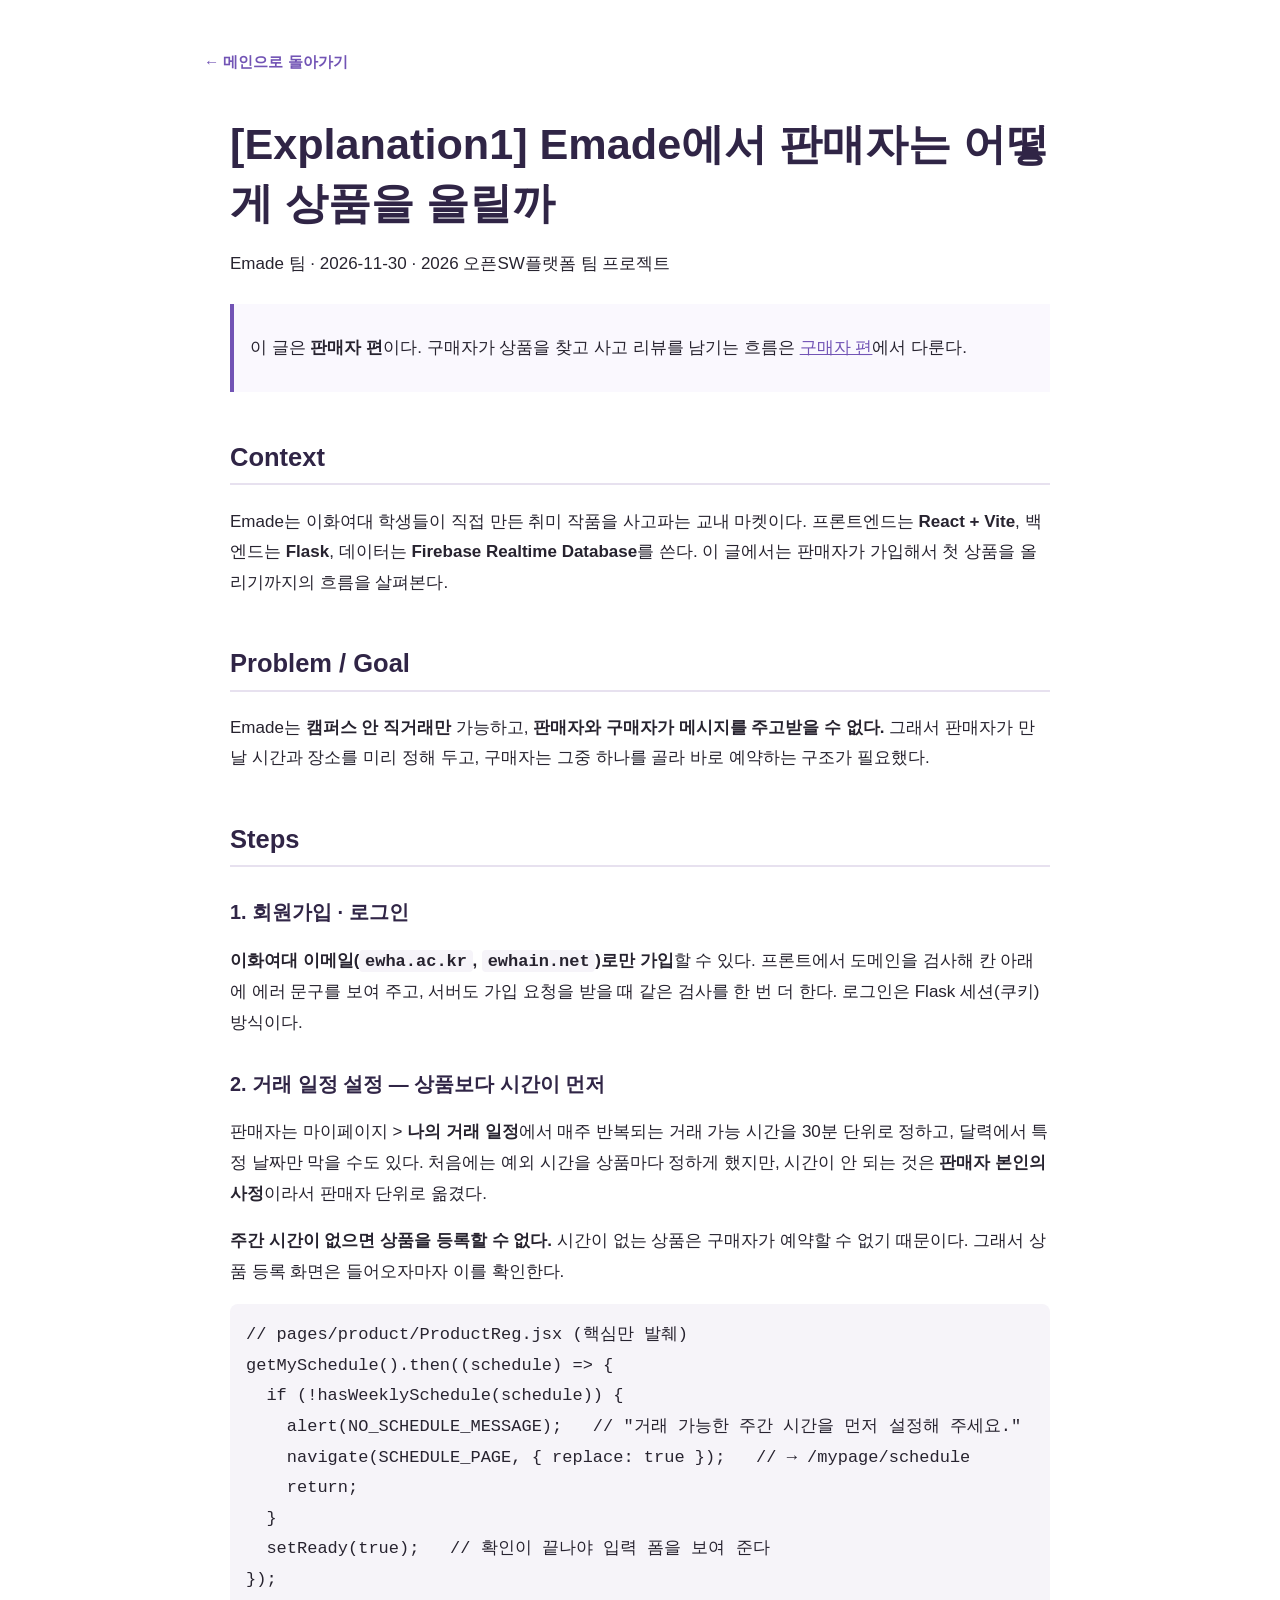
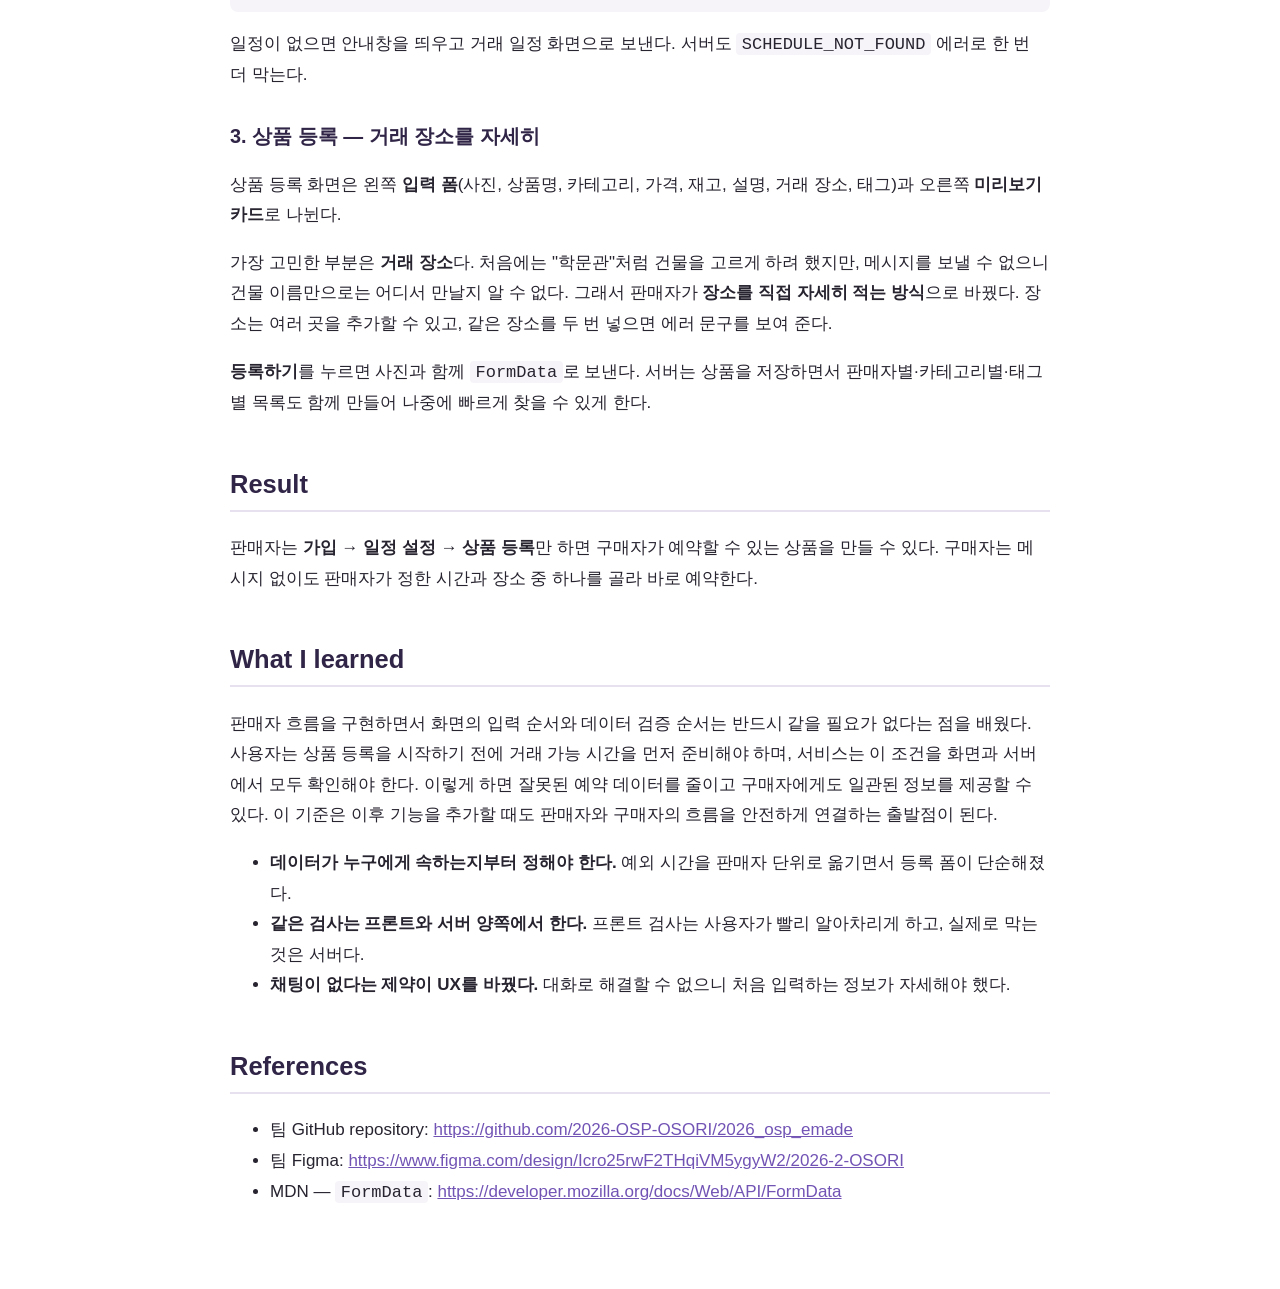
<file: posts/explanation1.html>
<!doctype html>
<html lang="ko">
  <head>
    <meta charset="utf-8" />
    <meta name="viewport" content="width=device-width, initial-scale=1" />
    <title>Explanation1</title>
    <link rel="stylesheet" href="../style.css" />
  </head>
  <body>
    <nav class="site-nav"><a href="../index.html">← 메인으로 돌아가기</a></nav>
    <article>
      <header>
        <h1>[Explanation1] Emade에서 판매자는 어떻게 상품을 올릴까</h1>
        <p>
          Emade 팀 · <time datetime="2026-11-30">2026-11-30</time> · 2026
          오픈SW플랫폼 팀 프로젝트
        </p>
      </header>
      <blockquote>
      <p>이 글은 <strong>판매자 편</strong>이다. 구매자가 상품을 찾고 사고 리뷰를 남기는 흐름은 <a href="explanation2.html">구매자 편</a>에서 다룬다.</p>
      </blockquote>
      <h2>Context</h2>
      <p>Emade는 이화여대 학생들이 직접 만든 취미 작품을 사고파는 교내 마켓이다. 프론트엔드는 <strong>React + Vite</strong>, 백엔드는 <strong>Flask</strong>, 데이터는 <strong>Firebase Realtime Database</strong>를 쓴다. 이 글에서는 판매자가 가입해서 첫 상품을 올리기까지의 흐름을 살펴본다.</p>
      <h2>Problem / Goal</h2>
      <p>Emade는 <strong>캠퍼스 안 직거래만</strong> 가능하고, <strong>판매자와 구매자가 메시지를 주고받을 수 없다.</strong> 그래서 판매자가 만날 시간과 장소를 미리 정해 두고, 구매자는 그중 하나를 골라 바로 예약하는 구조가 필요했다.</p>
      <h2>Steps</h2>
      <h3>1. 회원가입 · 로그인</h3>
      <p><strong>이화여대 이메일(<code>ewha.ac.kr</code>, <code>ewhain.net</code>)로만 가입</strong>할 수 있다. 프론트에서 도메인을 검사해 칸 아래에 에러 문구를 보여 주고, 서버도 가입 요청을 받을 때 같은 검사를 한 번 더 한다. 로그인은 Flask 세션(쿠키) 방식이다.</p>
      <h3>2. 거래 일정 설정 — 상품보다 시간이 먼저</h3>
      <p>판매자는 마이페이지 &gt; <strong>나의 거래 일정</strong>에서 매주 반복되는 거래 가능 시간을 30분 단위로 정하고, 달력에서 특정 날짜만 막을 수도 있다. 처음에는 예외 시간을 상품마다 정하게 했지만, 시간이 안 되는 것은 <strong>판매자 본인의 사정</strong>이라서 판매자 단위로 옮겼다.</p>
      <p><strong>주간 시간이 없으면 상품을 등록할 수 없다.</strong> 시간이 없는 상품은 구매자가 예약할 수 없기 때문이다. 그래서 상품 등록 화면은 들어오자마자 이를 확인한다.</p>
      <pre><code class="language-jsx">// pages/product/ProductReg.jsx (핵심만 발췌)
getMySchedule().then((schedule) =&gt; {
  if (!hasWeeklySchedule(schedule)) {
    alert(NO_SCHEDULE_MESSAGE);   // &quot;거래 가능한 주간 시간을 먼저 설정해 주세요.&quot;
    navigate(SCHEDULE_PAGE, { replace: true });   // → /mypage/schedule
    return;
  }
  setReady(true);   // 확인이 끝나야 입력 폼을 보여 준다
});
</code></pre>
      <p>일정이 없으면 안내창을 띄우고 거래 일정 화면으로 보낸다. 서버도 <code>SCHEDULE_NOT_FOUND</code> 에러로 한 번 더 막는다.</p>
      <h3>3. 상품 등록 — 거래 장소를 자세히</h3>
      <p>상품 등록 화면은 왼쪽 <strong>입력 폼</strong>(사진, 상품명, 카테고리, 가격, 재고, 설명, 거래 장소, 태그)과 오른쪽 <strong>미리보기 카드</strong>로 나뉜다.</p>
      <p>가장 고민한 부분은 <strong>거래 장소</strong>다. 처음에는 "학문관"처럼 건물을 고르게 하려 했지만, 메시지를 보낼 수 없으니 건물 이름만으로는 어디서 만날지 알 수 없다. 그래서 판매자가 <strong>장소를 직접 자세히 적는 방식</strong>으로 바꿨다. 장소는 여러 곳을 추가할 수 있고, 같은 장소를 두 번 넣으면 에러 문구를 보여 준다.</p>
      <p><strong>등록하기</strong>를 누르면 사진과 함께 <code>FormData</code>로 보낸다. 서버는 상품을 저장하면서 판매자별·카테고리별·태그별 목록도 함께 만들어 나중에 빠르게 찾을 수 있게 한다.</p>
      <h2>Result</h2>
      <p>판매자는 <strong>가입 → 일정 설정 → 상품 등록</strong>만 하면 구매자가 예약할 수 있는 상품을 만들 수 있다. 구매자는 메시지 없이도 판매자가 정한 시간과 장소 중 하나를 골라 바로 예약한다.</p>
      <h2>What I learned</h2>
      <p>
        판매자 흐름을 구현하면서 화면의 입력 순서와 데이터 검증 순서는 반드시 같을 필요가 없다는 점을 배웠다.
        사용자는 상품 등록을 시작하기 전에 거래 가능 시간을 먼저 준비해야 하며, 서비스는 이 조건을 화면과 서버에서 모두 확인해야 한다.
        이렇게 하면 잘못된 예약 데이터를 줄이고 구매자에게도 일관된 정보를 제공할 수 있다.
        이 기준은 이후 기능을 추가할 때도 판매자와 구매자의 흐름을 안전하게 연결하는 출발점이 된다.
      </p>
      <ul>
      <li><strong>데이터가 누구에게 속하는지부터 정해야 한다.</strong> 예외 시간을 판매자 단위로 옮기면서 등록 폼이 단순해졌다.</li>
      <li><strong>같은 검사는 프론트와 서버 양쪽에서 한다.</strong> 프론트 검사는 사용자가 빨리 알아차리게 하고, 실제로 막는 것은 서버다.</li>
      <li><strong>채팅이 없다는 제약이 UX를 바꿨다.</strong> 대화로 해결할 수 없으니 처음 입력하는 정보가 자세해야 했다.</li>
      </ul>
      <h2>References</h2>
      <ul>
      <li>팀 GitHub repository: <a href="https://github.com/2026-OSP-OSORI/2026_osp_emade">https://github.com/2026-OSP-OSORI/2026_osp_emade</a></li>
      <li>팀 Figma: <a href="https://www.figma.com/design/Icro25rwF2THqiVM5ygyW2/2026-2-OSORI">https://www.figma.com/design/Icro25rwF2THqiVM5ygyW2/2026-2-OSORI</a></li>
      <li>MDN — <code>FormData</code>: <a href="https://developer.mozilla.org/docs/Web/API/FormData">https://developer.mozilla.org/docs/Web/API/FormData</a></li>
      </ul>
    </article>
  </body>
</html>
</file>
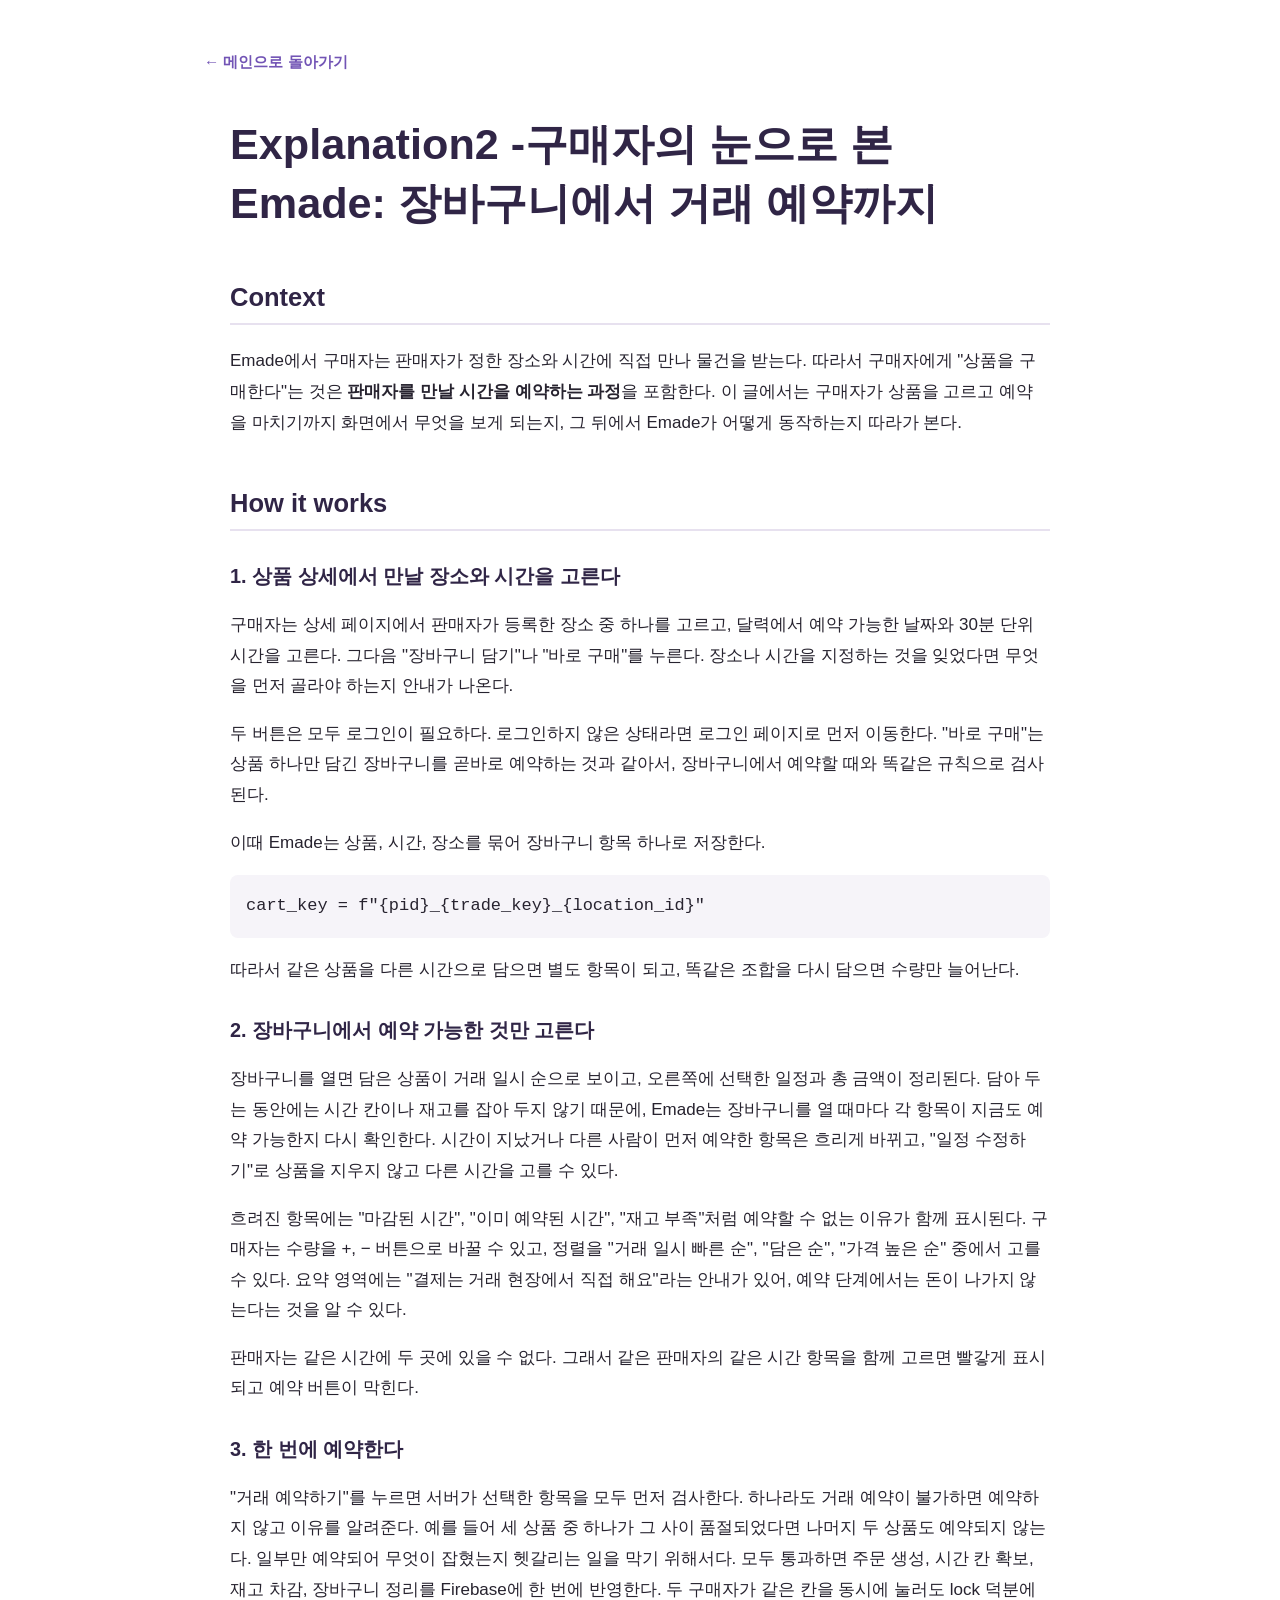
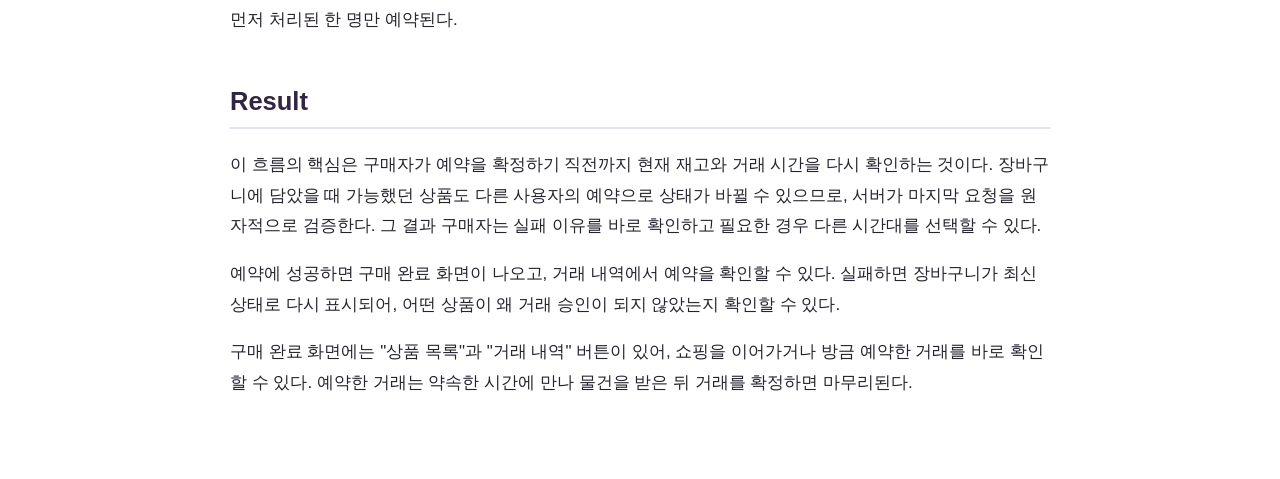
<file: posts/explanation2.html>
<!doctype html>
<html lang="ko">
  <head>
    <meta charset="utf-8" />
    <meta name="viewport" content="width=device-width, initial-scale=1" />
    <title>Explanation2</title>
    <link rel="stylesheet" href="../style.css" />
  </head>
  <body>
    <nav class="site-nav"><a href="../index.html">← 메인으로 돌아가기</a></nav>
    <article>
      <header>
        <h1>
          Explanation2 -구매자의 눈으로 본 Emade: 장바구니에서 거래 예약까지
        </h1>
      </header>
      <h2>Context</h2>
      <p>
        Emade에서 구매자는 판매자가 정한 장소와 시간에 직접 만나 물건을 받는다.
        따라서 구매자에게 "상품을 구매한다"는 것은
        <strong>판매자를 만날 시간을 예약하는 과정</strong>을 포함한다. 이
        글에서는 구매자가 상품을 고르고 예약을 마치기까지 화면에서 무엇을 보게
        되는지, 그 뒤에서 Emade가 어떻게 동작하는지 따라가 본다.
      </p>
      <h2>How it works</h2>
      <h3>1. 상품 상세에서 만날 장소와 시간을 고른다</h3>
      <p>
        구매자는 상세 페이지에서 판매자가 등록한 장소 중 하나를 고르고, 달력에서
        예약 가능한 날짜와 30분 단위 시간을 고른다. 그다음 "장바구니 담기"나
        "바로 구매"를 누른다. 장소나 시간을 지정하는 것을 잊었다면 무엇을 먼저
        골라야 하는지 안내가 나온다.
      </p>
      <p>
        두 버튼은 모두 로그인이 필요하다. 로그인하지 않은 상태라면 로그인
        페이지로 먼저 이동한다. "바로 구매"는 상품 하나만 담긴 장바구니를 곧바로
        예약하는 것과 같아서, 장바구니에서 예약할 때와 똑같은 규칙으로 검사된다.
      </p>
      <p>이때 Emade는 상품, 시간, 장소를 묶어 장바구니 항목 하나로 저장한다.</p>
      <pre><code>cart_key = f&quot;{pid}_{trade_key}_{location_id}&quot;
</code></pre>
      <p>
        따라서 같은 상품을 다른 시간으로 담으면 별도 항목이 되고, 똑같은 조합을
        다시 담으면 수량만 늘어난다.
      </p>
      <h3>2. 장바구니에서 예약 가능한 것만 고른다</h3>
      <p>
        장바구니를 열면 담은 상품이 거래 일시 순으로 보이고, 오른쪽에 선택한
        일정과 총 금액이 정리된다. 담아 두는 동안에는 시간 칸이나 재고를 잡아
        두지 않기 때문에, Emade는 장바구니를 열 때마다 각 항목이 지금도 예약
        가능한지 다시 확인한다. 시간이 지났거나 다른 사람이 먼저 예약한 항목은
        흐리게 바뀌고, "일정 수정하기"로 상품을 지우지 않고 다른 시간을 고를 수
        있다.
      </p>
      <p>
        흐려진 항목에는 "마감된 시간", "이미 예약된 시간", "재고 부족"처럼
        예약할 수 없는 이유가 함께 표시된다. 구매자는 수량을 +, − 버튼으로
        바꿀 수 있고, 정렬을 "거래 일시 빠른 순", "담은 순", "가격 높은 순" 중에서
        고를 수 있다. 요약 영역에는 "결제는 거래 현장에서 직접 해요"라는 안내가
        있어, 예약 단계에서는 돈이 나가지 않는다는 것을 알 수 있다.
      </p>
      <p>
        판매자는 같은 시간에 두 곳에 있을 수 없다. 그래서 같은 판매자의 같은
        시간 항목을 함께 고르면 빨갛게 표시되고 예약 버튼이 막힌다.
      </p>
      <h3>3. 한 번에 예약한다</h3>
      <p>
        "거래 예약하기"를 누르면 서버가 선택한 항목을 모두 먼저 검사한다.
        하나라도 거래 예약이 불가하면 예약하지 않고 이유를 알려준다.
        예를 들어 세 상품 중 하나가 그 사이 품절되었다면 나머지 두 상품도
        예약되지 않는다. 일부만 예약되어 무엇이 잡혔는지 헷갈리는 일을 막기
        위해서다. 모두
        통과하면 주문 생성, 시간 칸 확보, 재고 차감, 장바구니 정리를 Firebase에
        한 번에 반영한다. 두 구매자가 같은 칸을 동시에 눌러도 lock 덕분에 먼저
        처리된 한 명만 예약된다.
      </p>
      <h2>Result</h2>
      <p>
        이 흐름의 핵심은 구매자가 예약을 확정하기 직전까지 현재 재고와 거래 시간을 다시 확인하는 것이다.
        장바구니에 담았을 때 가능했던 상품도 다른 사용자의 예약으로 상태가 바뀔 수 있으므로, 서버가 마지막 요청을 원자적으로 검증한다.
        그 결과 구매자는 실패 이유를 바로 확인하고 필요한 경우 다른 시간대를 선택할 수 있다.
      </p>
      <p>
        예약에 성공하면 구매 완료 화면이 나오고, 거래 내역에서 예약을 확인할 수
        있다. 실패하면 장바구니가 최신 상태로 다시 표시되어, 어떤 상품이 왜 거래
        승인이 되지 않았는지 확인할 수 있다.
      </p>
      <p>
        구매 완료 화면에는 "상품 목록"과 "거래 내역" 버튼이 있어, 쇼핑을 이어가거나
        방금 예약한 거래를 바로 확인할 수 있다. 예약한 거래는 약속한 시간에
        만나 물건을 받은 뒤 거래를 확정하면 마무리된다.
      </p>
    </article>
  </body>
</html>
</file>
<file: style.css>
:root {
  --accent: #7254b5;
  --ink: #27232f;
  --muted: #625d6d;
  --surface: #ffffff;
  --line: #e7e1ef;
  --code: #f6f4f9;
}

* { box-sizing: border-box; }

body {
  max-width: 920px;
  margin: 0 auto;
  padding: 48px 24px 64px;
  background: var(--surface);
  color: var(--ink);
  font-family: -apple-system, BlinkMacSystemFont, "Segoe UI", sans-serif;
  font-size: 17px;
  line-height: 1.8;
}

article { max-width: 820px; margin: 0 auto; }
h1, h2, h3 { line-height: 1.35; color: #302546; }
h1 { font-size: clamp(2rem, 5vw, 2.7rem); margin: 0 0 1rem; }
h2 { margin-top: 3rem; padding-bottom: .55rem; border-bottom: 2px solid var(--line); }
h3 { margin-top: 2rem; }
a { color: var(--accent); }
a:hover { color: #4d3188; }
code { padding: .1rem .35rem; border-radius: 4px; background: var(--code); font-family: Consolas, monospace; }
pre { overflow-x: auto; padding: 1rem; border-radius: 8px; background: var(--code); }
pre code { padding: 0; background: transparent; }
blockquote { margin: 1.5rem 0; padding: .75rem 1rem; border-left: 4px solid var(--accent); background: #faf8fe; }
table { width: 100%; border-collapse: collapse; }
th, td { padding: .7rem; border: 1px solid var(--line); text-align: left; }

.site-nav { margin-bottom: 2.5rem; font-size: .95rem; }
.site-nav a { text-decoration: none; font-weight: 700; }

@media (max-width: 600px) {
  body { padding: 28px 16px 40px; font-size: 16px; }
}
</file>
